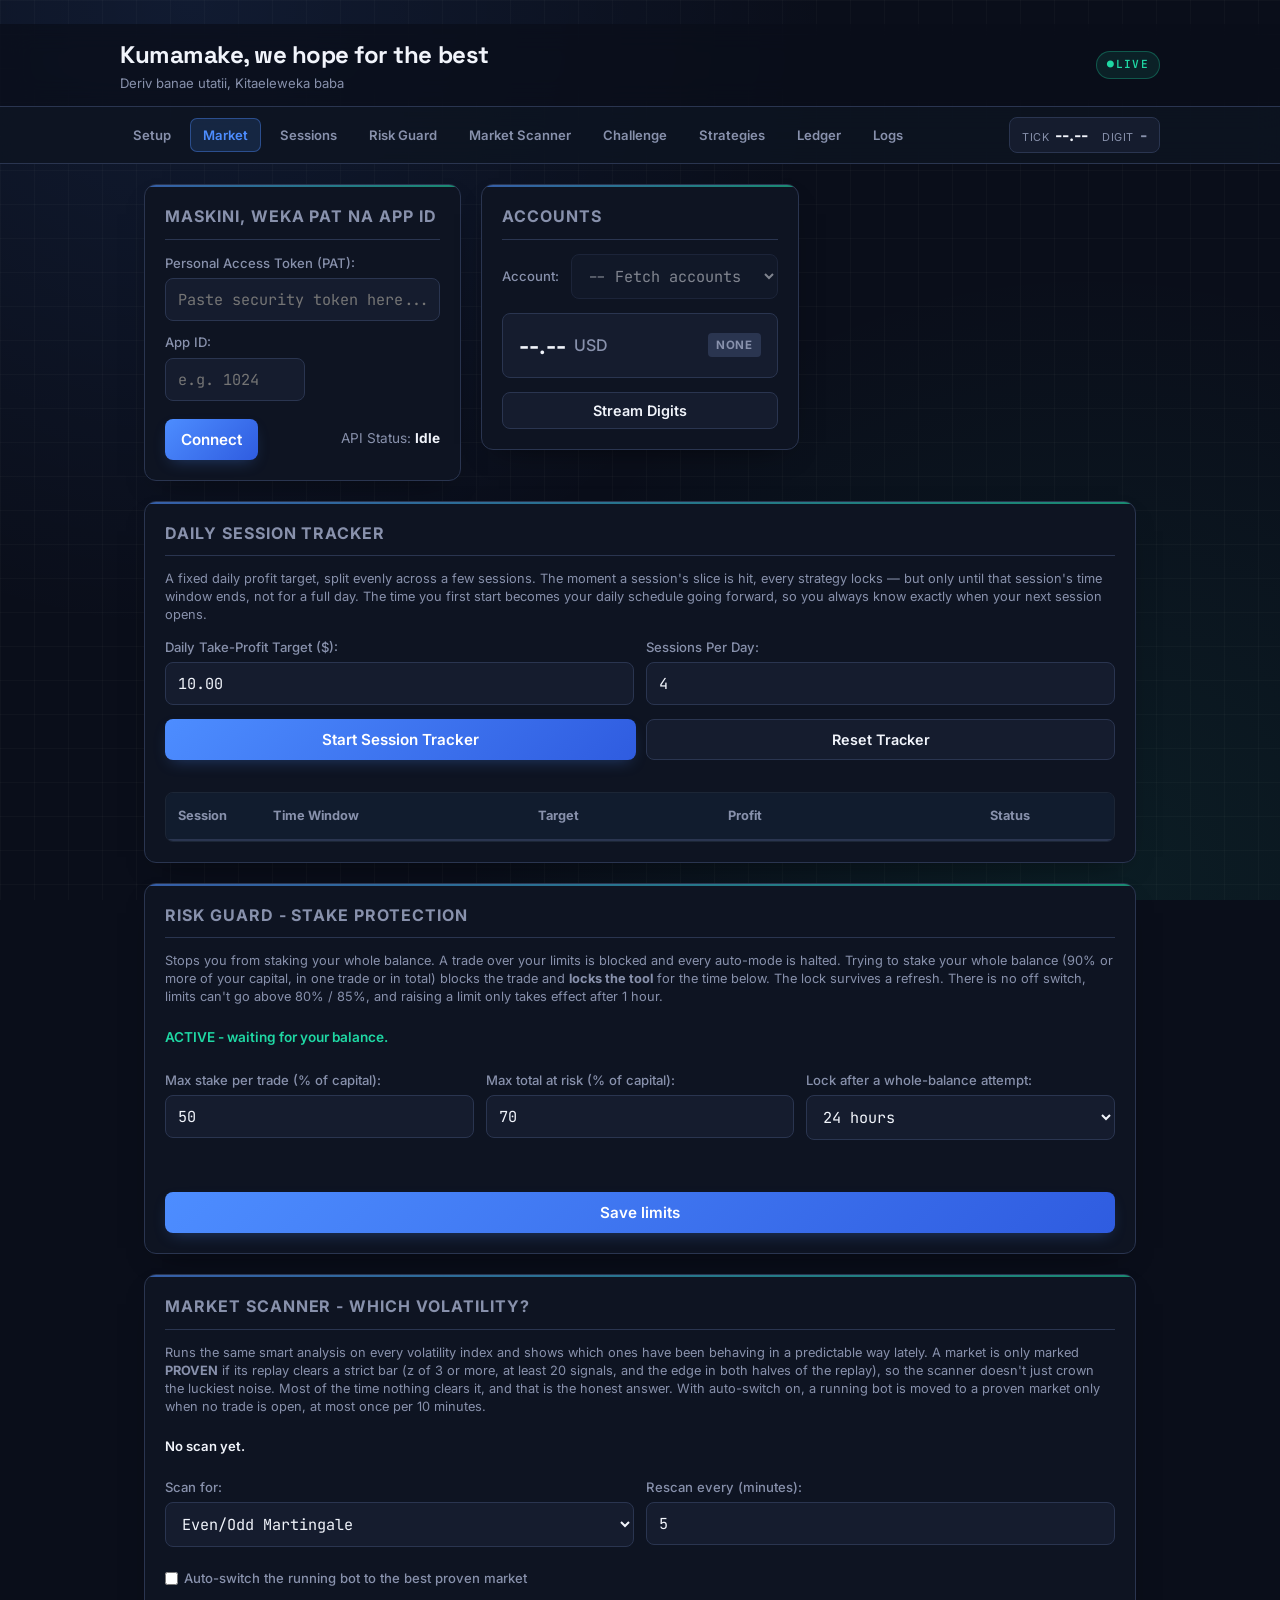
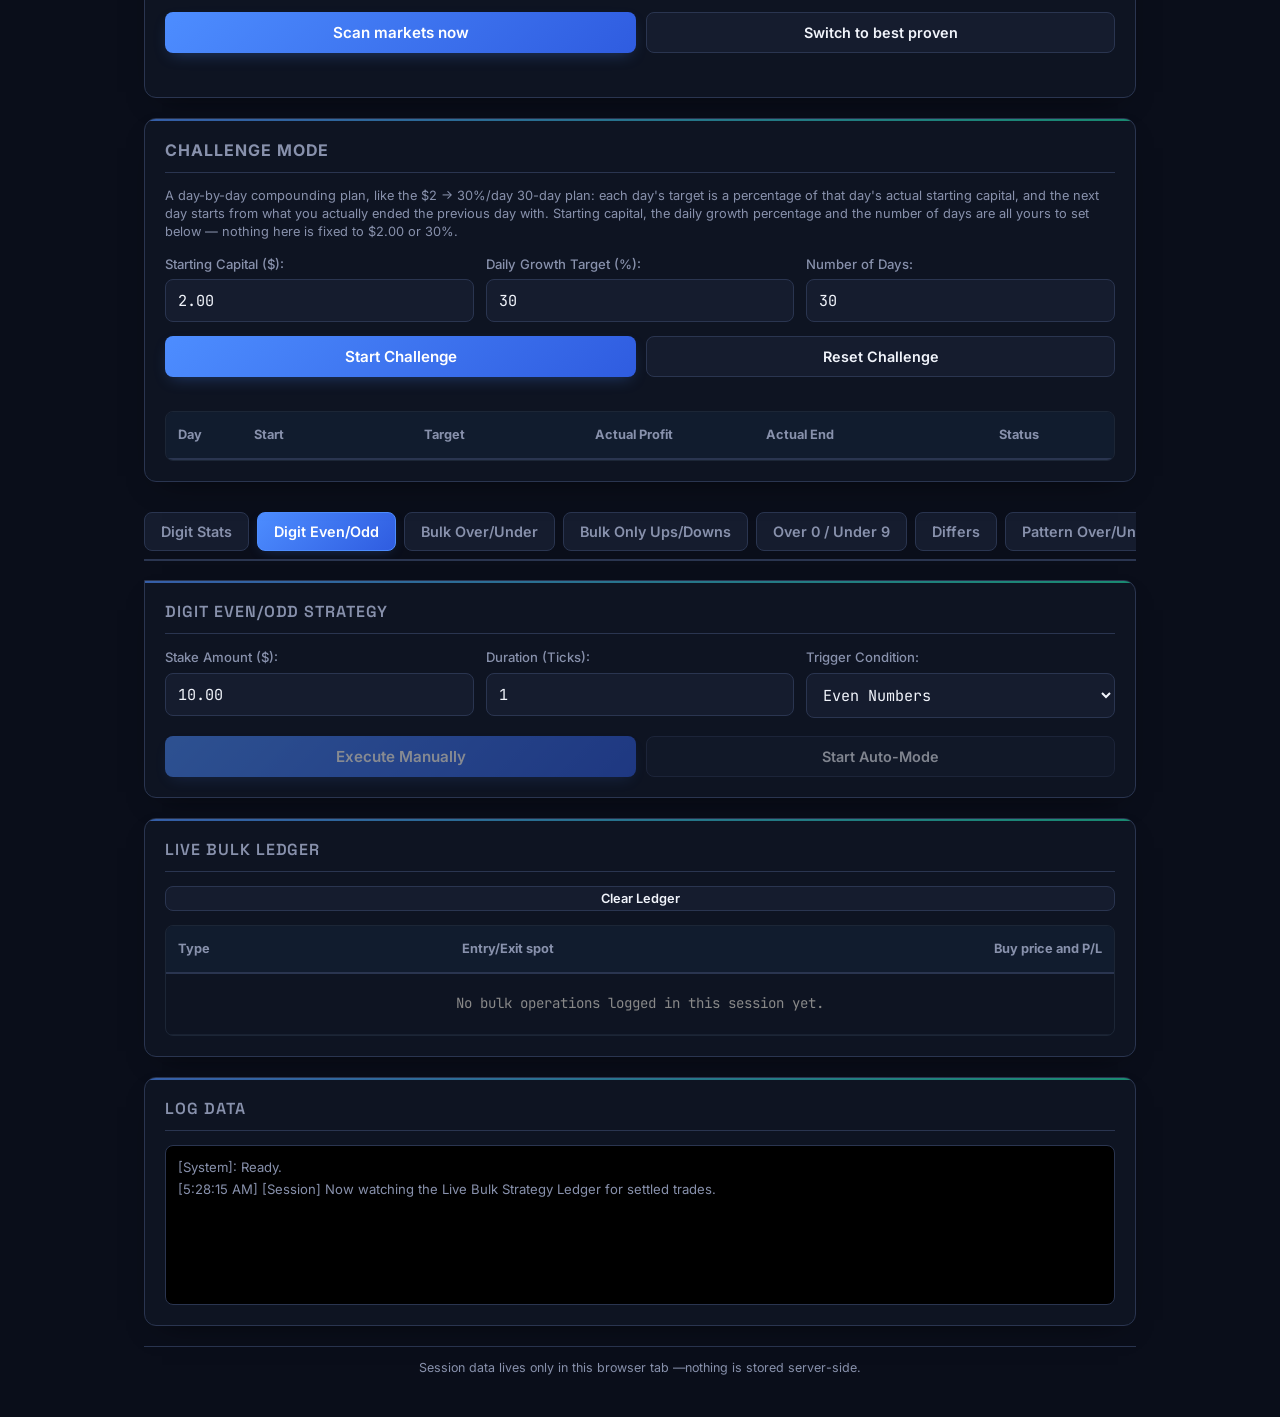
<file: index.html>
<!DOCTYPE html>
<html lang="en">

<head>
    <meta charset="UTF-8">
    <meta name="viewport" content="width=device-width, initial-scale=1.0">
    <title>WE, trade</title>
    <link rel="stylesheet" href="style.css">
</head>

<body>


    <div class="dashboard-container">

        <div class="app-topbar">
            <header>
                <h1>Kumamake, we hope for the best</h1>
                <p>Deriv banae utatii, Kitaeleweka baba</p>
            </header>
            <nav class="quick-nav">
                <div class="quick-nav-links">
                    <a href="#section-setup" class="quick-nav-link">Setup</a>
                    <a href="#section-market" class="quick-nav-link">Market</a>
                    <a href="#section-session" class="quick-nav-link">Sessions</a>
                    <a href="#section-riskguard" class="quick-nav-link">Risk Guard</a>
                    <a href="#section-scanner" class="quick-nav-link">Market Scanner</a>
                    <a href="#section-challenge" class="quick-nav-link">Challenge</a>
                    <a href="#section-strategies" class="quick-nav-link">Strategies</a>
                    <a href="#section-ledger" class="quick-nav-link">Ledger</a>
                    <a href="#section-logs" class="quick-nav-link">Logs</a>
                </div>
                <div class="quick-nav-ticker">
                    <span class="ticker-pair">
                        <span class="ticker-label">Tick</span>
                        <strong id="live-tick-value">--.--</strong>
                    </span>
                    <span class="ticker-pair">
                        <span class="ticker-label">Digit</span>
                        <strong id="live-digit-value" class="system-msg">-</strong>
                    </span>
                </div>
            </nav>
        </div>

        <!-- Credentials Panel -->
        <section class="card" id="section-setup">
            <h3><b>MASKINI, WEKA PAT NA APP ID</b></h3>
            <div class="form-row">
                <div class="form-group">
                    <label for="api-token">Personal Access Token (PAT):</label>
                    <input type="password" id="api-token" placeholder="Paste security token here...">
                </div>
                <div class="form-group" style="flex: 0 0 140px;">
                    <label for="app-id">App ID:</label>
                    <input type="text" id="app-id" placeholder="e.g. 1024">
                </div>
            </div>

            <div style="display: flex; justify-content: space-between; align-items: center; margin-top: 4px;">
                <button id="btn-fetch-accounts" class="btn-primary">Connect</button>
                <div style="font-size: 0.85rem; color: var(--text-secondary);">
                    API Status: <strong id="api-status" style="color: var(--text-primary);">Idle</strong>
                </div>
            </div>
        </section>
        <!-- tufetch accounts -->
        <section class="card" id="section-market">
            <h3><b>ACCOUNTS</b></h3>
            <div class="account-selection">
                <label for="account-dropdown">Account:</label>
                <select id="account-dropdown" disabled>
                    <option value="">-- Fetch accounts first --</option>
                </select>
            </div>

            <div class="balance-container-wrapper">
                <div class="balance-display">
                    <span id="active-balance">--.--</span>
                    <span id="active-currency">USD</span>
                    <div id="account-type-badge" class="badge">None</div>
                </div>

                <button id="btn-reset-balance" class="btn-secondary" style="display: none;">Reset Balance</button>
                <button id="btn-toggle-stream" class="btn-secondary" style="margin-top: 4px;"> Stream Digits
                    </button>

                <!-- deriv symbooo -->
                <div id="market-data-panel" style="display: none; margin-top: 12px; flex-direction: column; gap: 10px;">
                    <div class="form-group">
                        <label for="market-dropdown">Active Symbols:</label>
                        <select id="market-dropdown">
                            <option value="">-- Loading symbols... --</option>
                        </select>
                    </div>
                    <p style="font-size: 0.78rem; color: var(--text-secondary);">
                        Live tick &amp; last digit are pinned in the top bar &mdash; visible on every tab.
                    </p>
                </div>
            </div>
        </section>

        <!-- Daily Session Tracker -->
        <section class="card" id="section-session">
            <h3><b>DAILY SESSION TRACKER</b></h3>
            <p style="font-size: 0.8rem; color: var(--text-secondary);">
                A fixed daily profit target, split evenly across a few sessions. The moment a session's slice
                is hit, every strategy locks &mdash; but only until that session's time window ends, not for a
                full day. The time you first start becomes your daily schedule going forward, so you always
                know exactly when your next session opens.
            </p>

            <div class="form-row" id="session-setup-row">
                <div class="form-group">
                    <label for="session-daily-target">Daily Take-Profit Target ($):</label>
                    <input type="number" id="session-daily-target" value="10.00" min="0.50" step="0.50">
                </div>
                <div class="form-group">
                    <label for="session-count">Sessions Per Day:</label>
                    <input type="number" id="session-count" value="4" min="2" max="8" step="1">
                </div>
            </div>

            <div style="display: flex; gap: 10px;">
                <button id="btn-start-session" class="btn-primary" style="flex: 1;">Start Session Tracker</button>
                <button id="btn-reset-session" class="btn-secondary" style="flex: 1;">Reset Tracker</button>
            </div>

            <div id="session-status-banner" class="challenge-banner" style="display: none;"></div>

            <p id="session-schedule-note" style="font-size: 0.78rem; color: var(--text-secondary); margin-top: 4px;"></p>

            <div class="balance-display" id="session-progress-display"
                style="display: none; flex-direction: column; align-items: stretch; gap: 8px;">
                <div
                    style="display: flex; justify-content: space-between; flex-wrap: wrap; gap: 6px; font-size: 0.85rem; font-family: var(--font-body); color: var(--text-secondary); font-weight: 500;">
                    <span id="session-current-label" style="color: var(--text-primary);">Day 1 &middot; Session 1 of 4</span>
                    <span>Session P/L: <strong id="session-profit-label" style="color: var(--text-primary);">0.00</strong>
                        / <strong id="session-target-label" style="color: var(--text-primary);">0.00</strong> USD</span>
                </div>
                <div class="challenge-progress-track">
                    <div id="session-progress-fill" class="challenge-progress-fill"></div>
                </div>
            </div>

            <div class="table-container" style="max-height: 480px;">
                <table class="ledger-table challenge-table">
                    <thead>
                        <tr>
                            <th style="width: 10%;">Session</th>
                            <th style="width: 28%;">Time Window</th>
                            <th style="width: 20%;">Target</th>
                            <th style="width: 20%;">Profit</th>
                            <th style="width: 22%; text-align: center;">Status</th>
                        </tr>
                    </thead>
                    <tbody id="session-table-body">
                        <!-- populated dynamically by app.js -->
                    </tbody>
                </table>
            </div>
        </section>

        <!-- Compounding Challenge Mode -->
        <!-- Risk Guard: stake protection -->
        <section class="card" id="section-riskguard">
            <h3><b>RISK GUARD - STAKE PROTECTION</b></h3>
            <p style="font-size: 0.8rem; color: var(--text-secondary); margin-bottom: 8px;">
                Stops you from staking your whole balance. A trade over your limits is blocked and every auto-mode is halted.
                Trying to stake your whole balance (90% or more of your capital, in one trade or in total) blocks the trade and
                <strong>locks the tool</strong> for the time below. The lock survives a refresh. There is no off switch, limits can't
                go above 80% / 85%, and raising a limit only takes effect after 1 hour.
            </p>
            <div id="rg-status" style="font-size: 0.85rem; font-weight: 600; margin-bottom: 10px;">ACTIVE - waiting for your balance.</div>
            <div class="form-row">
                <div class="form-group"><label>Max stake per trade (% of capital):</label>
                    <input type="number" id="rg-max-trade" value="50" min="5" max="80" step="5"></div>
                <div class="form-group"><label>Max total at risk (% of capital):</label>
                    <input type="number" id="rg-max-exposure" value="70" min="5" max="85" step="5"></div>
                <div class="form-group"><label>Lock after a whole-balance attempt:</label>
                    <select id="rg-lock-hours">
                        <option value="1">1 hour</option><option value="6">6 hours</option><option value="12">12 hours</option>
                        <option value="24" selected>24 hours</option><option value="72">72 hours</option>
                    </select></div>
            </div>
            <p id="rg-pending" style="font-size: 0.75rem; color: var(--text-secondary); min-height: 1em; margin-top: 6px;"></p>
            <button id="btn-rg-save" class="btn-primary" style="margin-top: 6px; width: 100%;">Save limits</button>
        </section>

        <!-- Market Scanner -->
        <section class="card" id="section-scanner">
            <h3><b>MARKET SCANNER - WHICH VOLATILITY?</b></h3>
            <p style="font-size: 0.8rem; color: var(--text-secondary); margin-bottom: 8px;">
                Runs the same smart analysis on every volatility index and shows which ones have been behaving in a predictable way lately.
                A market is only marked <strong>PROVEN</strong> if its replay clears a strict bar (z of 3 or more, at least 20 signals, and the edge
                in both halves of the replay), so the scanner doesn't just crown the luckiest noise. Most of the time nothing clears it, and that is
                the honest answer. With auto-switch on, a running bot is moved to a proven market only when no trade is open, at most once per 10 minutes.
            </p>
            <div id="sc-status" style="font-size: 0.82rem; font-weight: 600; margin-bottom: 8px;">No scan yet.</div>
            <div class="form-row">
                <div class="form-group"><label>Scan for:</label>
                    <select id="sc-mode"><option value="EVENODD" selected>Even/Odd Martingale</option><option value="MAGIC">Magic Recovery (its current trade)</option></select></div>
                <div class="form-group"><label>Rescan every (minutes):</label>
                    <input type="number" id="sc-interval" value="5" min="2" max="60" step="1"></div>
            </div>
            <label style="display: flex; align-items: center; gap: 6px; font-size: 0.82rem; margin-top: 8px;">
                <input type="checkbox" id="sc-auto" style="width: auto;"> Auto-switch the running bot to the best proven market</label>
            <div style="display: flex; gap: 10px; margin-top: 10px;">
                <button id="btn-sc-scan" class="btn-primary" style="flex: 1;">Scan markets now</button>
                <button id="btn-sc-switch" class="btn-secondary" style="flex: 1;">Switch to best proven</button>
            </div>
            <div id="sc-results" style="margin-top: 10px; overflow-x: auto;"></div>
        </section>

        <section class="card" id="section-challenge">
            <h3><b>CHALLENGE MODE</b></h3>
            <p style="font-size: 0.8rem; color: var(--text-secondary);">
                A day-by-day compounding plan, like the $2 &rarr; 30%/day 30-day plan: each day's target is a
                percentage of that day's actual starting capital, and the next day starts from what you actually
                ended the previous day with. Starting capital, the daily growth percentage and the number of days
                are all yours to set below &mdash; nothing here is fixed to $2.00 or 30%.
            </p>

            <div class="form-row" id="challenge-setup-row">
                <div class="form-group">
                    <label for="challenge-starting-capital">Starting Capital ($):</label>
                    <input type="number" id="challenge-starting-capital" value="2.00" min="0.10" step="0.10">
                </div>
                <div class="form-group">
                    <label for="challenge-daily-pct">Daily Growth Target (%):</label>
                    <input type="number" id="challenge-daily-pct" value="30" min="1" max="200" step="1">
                </div>
                <div class="form-group">
                    <label for="challenge-days">Number of Days:</label>
                    <input type="number" id="challenge-days" value="30" min="1" max="365" step="1">
                </div>
            </div>

            <div style="display: flex; gap: 10px;">
                <button id="btn-start-challenge" class="btn-primary" style="flex: 1;">Start Challenge</button>
                <button id="btn-reset-challenge" class="btn-secondary" style="flex: 1;">Reset Challenge</button>
            </div>

            <div id="challenge-status-banner" class="challenge-banner" style="display: none;"></div>

            <div class="balance-display" id="challenge-progress-display"
                style="display: none; flex-direction: column; align-items: stretch; gap: 8px;">
                <div
                    style="display: flex; justify-content: space-between; flex-wrap: wrap; gap: 6px; font-size: 0.85rem; font-family: var(--font-body); color: var(--text-secondary); font-weight: 500;">
                    <span id="challenge-current-label" style="color: var(--text-primary);">Day 1 of 30</span>
                    <span>Day P/L: <strong id="challenge-profit-label" style="color: var(--text-primary);">0.00</strong>
                        / <strong id="challenge-target-label" style="color: var(--text-primary);">0.00</strong> USD</span>
                </div>
                <div class="challenge-progress-track">
                    <div id="challenge-progress-fill" class="challenge-progress-fill"></div>
                </div>
            </div>

            <div style="display: flex; justify-content: flex-end; margin-top: 6px;">
                <button id="btn-toggle-challenge-table" class="btn-secondary" style="padding: 6px 14px; font-size: 0.8rem;">View All Days</button>
            </div>

            <div class="table-container" style="max-height: 480px;">
                <table class="ledger-table challenge-table">
                    <thead>
                        <tr>
                            <th style="width: 8%;">Day</th>
                            <th style="width: 18%;">Start</th>
                            <th style="width: 18%;">Target</th>
                            <th style="width: 18%;">Actual Profit</th>
                            <th style="width: 18%;">Actual End</th>
                            <th style="width: 20%; text-align: center;">Status</th>
                        </tr>
                    </thead>
                    <tbody id="challenge-table-body">
                        <!-- populated dynamically by app.js -->
                    </tbody>
                </table>
            </div>
        </section>

        <!--Strategy Tabs Navigation -->
        <div class="tabs-navigation" id="section-strategies">
            <button class="tab-btn" data-target="tab-digit-stats">Digit Stats</button>
            <button class="tab-btn active" data-target="tab-even-odd">Digit Even/Odd</button>
            <button class="tab-btn" data-target="tab-bulk-ou">Bulk Over/Under</button>
            <button class="tab-btn" data-target="tab-bulk-oud">Bulk Only Ups/Downs</button>
            <button class="tab-btn" data-target="tab-bulk-eo">Over 0 / Under 9</button>
            <button class="tab-btn" data-target="tab-bulk-tn">Differs</button>
            <button class="tab-btn" data-target="tab-pattern-ou">Pattern Over/Under</button>
            <button class="tab-btn" data-target="tab-pattern-o1u8">Over 1 / Under 8</button>
            <button class="tab-btn" data-target="tab-rise-fall">Rise/Fall Signal</button>
            <button class="tab-btn" data-target="tab-bulk-rf">Bulk Rise/Fall</button>
            <button class="tab-btn" data-target="tab-hedging">Hedging Tool</button>
            <button class="tab-btn" data-target="tab-run-flip">Counter-Trend Runs</button>
            <button class="tab-btn" data-target="tab-parity-beast">Even/Odd Martingale</button>
            <button class="tab-btn" data-target="tab-sentinel">Sentinel (Flat Differs)</button>
            <button class="tab-btn" data-target="tab-under-edge">Under Edge (Under Only)</button>
            <button class="tab-btn" data-target="tab-magic">Magic Recovery</button>
        </div>

        <div class="focus-bar" id="focus-bar" style="display: none;">
            <span class="system-msg">Focus mode: showing this strategy + the ledger only.</span>
            <button id="btn-exit-focus" class="btn-secondary">Show Full Dashboard</button>
        </div>

       <!-- STRATEGY 3:-->
<section class="card tab-content" id="tab-bulk-eo">
    <h3>Over 0 / Under 9</h3>
    <p style="font-size: 0.8rem; color: var(--text-secondary); margin-bottom: 8px;">
        Pick a side, hit start - it arms and fires continuously on that side, the same way Bulk Over 2 does. The moment each trade settles, it immediately fires the next one with the freshly compounded stake. Stake = previous stake + that trade's profit/loss, floored at your base stake so a loss can't zero it out, and capped at a multiple of base stake for safety. Runs non-stop until your Strategy Take-Profit or Max Runs is hit, or you stop it.
    </p>
    <div class="form-row">
        <div class="form-group">
            <label>Side:</label>
            <select id="edge-side-select">
                <option value="OVER0">Over 0</option>
                <option value="UNDER9">Under 9</option>
            </select>
        </div>
        <div class="form-group">
            <label>Base Stake:</label>
            <input type="number" id="trade-stake-edge" value="5.00" min="0.50" step="0.50">
        </div>
        <div class="form-group">
            <label>Duration (Ticks):</label>
            <input type="number" id="trade-duration-edge" value="1" min="1" max="10">
        </div>
    </div>
    <div class="form-row" style="margin-top: 10px;">
        <div class="form-group">
            <label>Strategy Take-Profit ($):</label>
            <input type="number" id="take-profit-edge" value="10.00" min="0" step="0.50"
                title="Strategy stops itself once cumulative session profit reaches this amount">
        </div>
        <div class="form-group">
            <label>Max Stake Multiplier:</label>
            <input type="number" id="max-multiplier-edge" value="5" min="1" step="1"
                title="If the compounded stake would exceed Base Stake x this number, it resets back to Base Stake">
        </div>
    </div>
    <div class="form-row" style="margin-top: 10px;">
        <div class="form-group">
            <label>Max Runs:</label>
            <input type="number" id="max-runs-edge" value="50" min="1" step="1"
                title="Strategy stops itself once this many trades have been fired, even if Take-Profit hasn't been hit">
        </div>
    </div>
    <div id="edge-status-box" style="margin-top: 10px; padding: 10px 12px; border-radius: 8px; border: 1px solid var(--border-color); background: var(--bg-surface); font-size: 0.82rem; color: var(--text-secondary);">
        <strong>Status:</strong> <span id="edge-status-text">Idle</span>
    </div>
    <div style="display: flex; gap: 10px; margin-top: 14px;">
        <button id="btn-toggle-edge-rotation" class="btn-primary" style="background-color: var(--accent-green); flex: 1;">Start
            Over 0/Under 9</button>
    </div>
</section>
<section class="card tab-content" id="tab-bulk-tn">
    <h3>Differs Execution</h3>
    <p style="font-size: 0.8rem; color: var(--text-secondary); margin-bottom: 8px;">
        Fires a Differs contract on this tick for the digit selected below.
    </p>
    <div class="form-row">
        <div class="form-group">
            <label>Stake (Per Trade):</label>
            <input type="number" id="trade-stake-tn" value="5.00" min="0.50" step="0.50">
        </div>
        <div class="form-group">
            <label>Duration (Ticks):</label>
            <input type="number" id="trade-duration-tn" value="1" min="1" max="10">
        </div>
        <div class="form-group">
            <label>Digit (0-9):</label>
            <input type="number" id="trade-digit-tn" value="5" min="0" max="9">
        </div>
    </div>
    <div class="form-row" style="margin-top: 10px;">
        <div class="form-group" style="flex-direction: row; align-items: center; gap: 8px;">
            <input type="checkbox" id="auto-predict-tn" style="width: auto;">
            <label for="auto-predict-tn" style="margin: 0;">Auto-Predict Digit (Hot digit, last 20 ticks)</label>
        </div>
        <div class="form-group">
            <label>Currently Predicted:</label>
            <input type="text" id="predicted-digit-tn-display" value="--" readonly disabled>
        </div>
    </div>
    <div class="form-row" style="margin-top: 10px;">
        <div class="form-group" style="flex-direction: row; align-items: center; gap: 8px;">
            <input type="checkbox" id="rotate-digits-tn" style="width: auto;">
            <label for="rotate-digits-tn" style="margin: 0;">Rotate Digit Each Cycle (0 &rarr; 9 &rarr; 1 &rarr; 8 &rarr; 2 &rarr; 7 &rarr; 3 &rarr; 6 &rarr; 4 &rarr; 5, repeat)</label>
        </div>
        <div class="form-group">
            <label>Next Digit:</label>
            <input type="text" id="rotate-digit-tn-display" value="0" readonly disabled>
        </div>
    </div>
    <p style="font-size: 0.78rem; color: var(--text-secondary); margin-top: 2px;">
        When on, every fire (manual or auto) uses the next digit in the rotation instead of the fixed Digit field
        above &mdash; spreading trades across all 10 digits instead of hammering one. Overrides Auto-Predict when
        both are checked.
    </p>
    <div class="form-row" style="margin-top: 10px;">
        <div class="form-group">
            <label>Contracts Per Tick (Max Trades Cap):</label>
            <input type="number" id="max-trades-tn" value="10" min="1" max="100"
                title="How many Differ contracts to fire on the same tick each time it buys (e.g. 5 = 5 Differ contracts at once)">
        </div>
    </div>
    <div style="display: flex; gap: 10px; margin-top: 14px;">
        <button id="btn-buy-tn" class="btn-primary" style="background-color: var(--accent-green); flex: 1;">Buy
            Differ Manually</button>
        <button id="btn-toggle-auto-tn" class="btn-secondary" style="flex: 1;">Auto Bulk Mode</button>
    </div>

    <div class="form-row" style="margin-top: 10px;">
        <div class="form-group" style="flex-direction: row; align-items: center; gap: 8px;">
            <input type="checkbox" id="loop-until-target-tn" style="width: auto;">
            <label for="loop-until-target-tn" style="margin: 0;">Keep trading until session target is hit</label>
        </div>
    </div>
    <p style="font-size: 0.78rem; color: var(--text-secondary); margin-top: 2px;">
        When on, Auto Bulk Mode won't stop after one batch &mdash; it keeps re-firing on its own until your
        Session Tracker's daily take-profit target is reached (or you stop it manually). Requires the Session
        Tracker to be running.
    </p>
    <div class="balance-display" id="tn-loop-status" style="display: none; padding: 10px 12px; font-size: 0.85rem; justify-content: space-between; margin-top: 6px;">
        <span>Cycles Fired: <strong id="tn-loop-cycle-count">0</strong></span>
        <span>Status: <strong id="tn-loop-status-text" class="system-msg">Running</strong></span>
    </div>
</section>
        <!-- TAB: Last digit statistics (Deriv-style percentages for the selected market) -->
        <section class="card tab-content" id="tab-digit-stats" style="flex-direction: column;">
            <h3>Last Digit Statistics</h3>
            <p style="font-size: 0.8rem; color: var(--text-secondary); margin-bottom: 8px;">
                The same percentages Deriv shows under "Last digit prediction", for whichever market is selected
                above. Green is the most frequent digit, red the least frequent, and the white box is the latest digit.
            </p>
                    <div id="digit-stats-panel" class="digit-stats-panel">
                        <div class="digit-stats-head">
                            <span class="digit-stats-title">Last digit statistics</span>
                            <select id="digit-stats-size" title="How many of the latest ticks the percentages are counted over (Deriv's default is 1000)">
                                <option value="100">100 ticks</option>
                                <option value="500">500 ticks</option>
                                <option value="1000" selected>1000 ticks</option>
                                <option value="5000">5000 ticks</option>
                            </select>
                        </div>
                        <div class="digit-stats-grid" id="digit-stats-grid"></div>
                        <div class="digit-stats-foot" id="digit-stats-foot">Waiting for ticks&hellip;</div>
                    </div>
        </section>

        <section class="card tab-content active" id="tab-even-odd">
            <h3>Digit Even/Odd Strategy</h3>
            <div class="form-row">
                <div class="form-group">
                    <label>Stake Amount ($):</label>
                    <input type="number" id="trade-stake-eo" value="10.00" min="0.50" step="0.50">
                </div>
                <div class="form-group">
                    <label>Duration (Ticks):</label>
                    <input type="number" id="trade-duration-eo" value="1" min="1" max="10">
                </div>
                <div class="form-group">
                    <label>Trigger Condition:</label>
                    <select id="strategy-mode-eo">
                        <option value="DIGITEVEN">Even Numbers</option>
                        <option value="DIGITODD">Odd Numbers</option>
                    </select>
                </div>
            </div>
            <div style="display: flex; gap: 10px; margin-top: 4px;">
                <button id="btn-buy-eo" class="btn-primary" style="background-color: var(--accent-green); flex: 1;"
                    disabled>Execute Manually</button>
                <button id="btn-toggle-auto-eo" class="btn-secondary" style="flex: 1;" disabled>Start Auto-Mode</button>
            </div>
        </section>
        <!-- STRATEGY 5 -->
        <section class="card tab-content" id="tab-pattern-ou">
            <h3>Pattern Over/Under</h3>
            <p style="font-size: 0.8rem; color: var(--text-secondary); margin-bottom: 8px;">
                Watches the latest ticks. If the Over 2 trigger digits (2,0 by default; any number of digits works) land back-to-back (in the order typed or reversed), it fires an
                Over 2 contract. If the Under 7 trigger digits (7,9 by default) land back-to-back (in the order typed or reversed), it fires an Under 7 contract. Both triggers can be changed below at any time.
                One button drives both directions automatically &mdash; no manual side selection needed.
                <strong>Each pattern fires a burst of trades back-to-back:</strong> the Over/Under, then <strong>Differs runs on that same barrier digit</strong> (2 by default, set below), each sent the instant the
                previous trade settles and with the stake compounded (previous stake + its profit, never below your base stake).
                <strong>If any trade loses</strong>, the burst stops and an <strong>Even/Odd martingale recovery</strong> takes over: it waits for a strike
                (the chosen number of even or odd digits in a row) and trades the opposite, with the stake multiplied. A win ends it;
                at most 2 recovery trades are made, then the normal pattern watching resumes.
                Otherwise it stops after the burst and waits for the next pattern. Max Trades counts every trade (with the default 2 Differs runs, that is 3 per pattern).
            </p>
            <div class="form-row">
                <div class="form-group">
                    <label>Stake ($):</label>
                    <input type="number" id="trade-stake-pou" value="5.00" min="0.50" step="0.50">
                </div>
                <div class="form-group">
                    <label>Duration (Ticks):</label>
                    <input type="number" id="trade-duration-pou" value="1" min="1" max="10">
                </div>
                <div class="form-group">
                    <label>Max Trades Run Cap:</label>
                    <input type="number" id="max-trades-pou" value="10" min="1" max="100"
                        title="Total cumulative trades to run before auto-stopping">
                </div>
                <div class="form-group">
                    <label>Differs Runs After Trigger:</label>
                    <input type="number" id="differs-runs-pou" value="2" min="1" max="5" step="1"
                        title="After the Over/Under trade settles, this many Differs trades (on the same barrier digit) fire back-to-back, each on the very next tick">
                </div>
            </div>
            <div class="form-row">
                <div class="form-group">
                    <label>Differs Digit (blank = barrier digit):</label>
                    <input type="number" id="differs-digit-pou" min="0" max="9" step="1" placeholder="auto"
                        title="Optional. Pick the digit (0-9) to trade Differs on. Each Differs run waits until that digit is touched (prints) on the tick stream, then buys immediately so it enters on the very next tick. Leave blank to fire straight away on the pattern's barrier digit.">
                </div>
            </div>
            <div class="form-row">
                <div class="form-group">
                    <label>Even/Odd Recovery After Loss:</label>
                    <select id="rec-on-pou" title="After a lost trade the burst stops and an Even/Odd martingale takes over for up to 2 trades, then the normal pattern resumes">
                        <option value="on" selected>On</option>
                        <option value="off">Off (finish the burst)</option>
                    </select>
                </div>
                <div class="form-group">
                    <label>Strike (same-parity digits):</label>
                    <input type="number" id="rec-strike-pou" value="3" min="2" max="8" step="1"
                        title="Recovery waits for this many even (or odd) digits in a row, then trades the opposite">
                </div>
                <div class="form-group">
                    <label>Martingale &times;:</label>
                    <input type="number" id="rec-mult-pou" value="2.1" min="1.1" max="5" step="0.1"
                        title="Each recovery trade's stake = the previous (losing) stake times this">
                </div>
                <div class="form-group">
                    <label>Max Recovery Stake ($):</label>
                    <input type="number" id="rec-cap-pou" value="50" min="1" step="1"
                        title="A recovery stake is never allowed above this">
                </div>
            </div>

                        <div class="form-row">
                <div class="form-group">
                    <label>Over 2 trigger (any number of digits):</label>
                    <input type="text" id="trigger-pou-over" value="2,0" maxlength="20" autocomplete="off"
                        title="1 to 8 digits that must land back-to-back to fire Over 2, in the order typed or reversed (e.g. 2 = just a 2; 2,0 = 2 then 0 or 0 then 2; 2,0,5 = 2,0,5 or 5,0,2). Editable any time, even while running.">
                </div>
                <div class="form-group">
                    <label>Under 7 trigger (any number of digits):</label>
                    <input type="text" id="trigger-pou-under" value="7,9" maxlength="20" autocomplete="off"
                        title="1 to 8 digits that must land back-to-back to fire Under 7, in the order typed or reversed (e.g. 7 = just a 7; 7,9 = 7 then 9 or 9 then 7; 7,9,3 = 7,9,3 or 3,9,7). Editable any time, even while running.">
                </div>
            </div>

<div class="balance-display" style="padding: 12px; font-size: 0.9rem; justify-content: space-between;">
                <span>Watching digits: <strong id="pattern-digit-history">-- --</strong></span>
                <span>Last Match: <strong id="pattern-last-match" class="system-msg">None</strong></span>
            </div>

            <div style="display: flex; gap: 10px; margin-top: 4px;">
                <button id="btn-toggle-auto-pou" class="btn-secondary" style="flex: 1;" disabled>Pattern auto
                    detector</button>
            </div>
        </section>

        <!-- STRATEGY 7: Pattern Over 1 / Under 8 -->
        <section class="card tab-content" id="tab-pattern-o1u8">
            <h3>Pattern Over 1 / Under 8</h3>
            <p style="font-size: 0.8rem; color: var(--text-secondary); margin-bottom: 8px;">
                Watches the last two ticks. If the same digit lands twice in a row and it is one of the Over 1 trigger digits (0 or 1 by default), it fires an
                Over 1 contract. If it is one of the Under 8 trigger digits (8 or 9 by default), it fires an Under 8
                contract. One button drives both directions automatically &mdash; no manual side selection needed.
                <strong>Each pattern fires a burst of trades back-to-back:</strong> the Over/Under, then <strong>Differs runs on that same barrier digit</strong> (2 by default, set below), each sent the instant the
                previous trade settles and with the stake compounded (previous stake + its profit, never below your base stake).
                <strong>If any trade loses</strong>, the burst stops and an <strong>Even/Odd martingale recovery</strong> takes over: it waits for a strike
                (the chosen number of even or odd digits in a row) and trades the opposite, with the stake multiplied. A win ends it;
                at most 2 recovery trades are made, then the normal pattern watching resumes.
                Otherwise it stops after the burst and waits for the next pattern. Max Trades counts every trade (with the default 2 Differs runs, that is 3 per pattern).
            </p>
            <div class="form-row">
                <div class="form-group">
                    <label>Stake ($):</label>
                    <input type="number" id="trade-stake-po18" value="5.00" min="0.50" step="0.50">
                </div>
                <div class="form-group">
                    <label>Duration (Ticks):</label>
                    <input type="number" id="trade-duration-po18" value="1" min="1" max="10">
                </div>
                <div class="form-group">
                    <label>Max Trades Run Cap:</label>
                    <input type="number" id="max-trades-po18" value="10" min="1" max="100"
                        title="Total cumulative trades to run before auto-stopping">
                </div>
                <div class="form-group">
                    <label>Differs Runs After Trigger:</label>
                    <input type="number" id="differs-runs-po18" value="2" min="1" max="5" step="1"
                        title="After the Over/Under trade settles, this many Differs trades (on the same barrier digit) fire back-to-back, each on the very next tick">
                </div>
            </div>
            <div class="form-row">
                <div class="form-group">
                    <label>Even/Odd Recovery After Loss:</label>
                    <select id="rec-on-po18" title="After a lost trade the burst stops and an Even/Odd martingale takes over for up to 2 trades, then the normal pattern resumes">
                        <option value="on" selected>On</option>
                        <option value="off">Off (finish the burst)</option>
                    </select>
                </div>
                <div class="form-group">
                    <label>Strike (same-parity digits):</label>
                    <input type="number" id="rec-strike-po18" value="3" min="2" max="8" step="1"
                        title="Recovery waits for this many even (or odd) digits in a row, then trades the opposite">
                </div>
                <div class="form-group">
                    <label>Martingale &times;:</label>
                    <input type="number" id="rec-mult-po18" value="2.1" min="1.1" max="5" step="0.1"
                        title="Each recovery trade's stake = the previous (losing) stake times this">
                </div>
                <div class="form-group">
                    <label>Max Recovery Stake ($):</label>
                    <input type="number" id="rec-cap-po18" value="50" min="1" step="1"
                        title="A recovery stake is never allowed above this">
                </div>
            </div>

                        <div class="form-row">
                <div class="form-group">
                    <label>Over 1 trigger (digits repeated twice):</label>
                    <input type="text" id="trigger-po18-over" value="0,1" maxlength="20" autocomplete="off"
                        title="Digits that, when the SAME digit lands twice in a row, fire Over 1 (e.g. 0,1 = 0,0 or 1,1). Editable any time, even while running.">
                </div>
                <div class="form-group">
                    <label>Under 8 trigger (digits repeated twice):</label>
                    <input type="text" id="trigger-po18-under" value="8,9" maxlength="20" autocomplete="off"
                        title="Digits that, when the SAME digit lands twice in a row, fire Under 8 (e.g. 8,9 = 8,8 or 9,9). Editable any time, even while running.">
                </div>
            </div>

<div class="balance-display" style="padding: 12px; font-size: 0.9rem; justify-content: space-between;">
                <span>Watching digits: <strong id="po18-digit-history">-- --</strong></span>
                <span>Last Match: <strong id="po18-last-match" class="system-msg">None</strong></span>
            </div>

            <div style="display: flex; gap: 10px; margin-top: 4px;">
                <button id="btn-toggle-auto-po18" class="btn-secondary" style="flex: 1;" disabled>Start Over 1 / Under 8
                    Auto-Mode</button>
            </div>
        </section>

        <!-- STRATEGY: Sentinel (flat-stake Differs + edge audit) -->
        <section class="card tab-content" id="tab-sentinel">
            <h3>Sentinel &mdash; Flat-Stake Differs with an Edge Audit</h3>
            <p style="font-size: 0.8rem; color: var(--text-secondary); margin-bottom: 8px;">
                The strategy I would run myself. Synthetic indices are random, so no pattern can beat them; every contract carries a small built-in cost, and
                <strong>Digit Differs is the cheapest one</strong> (about 90% win chance, around 1.4% expected cost per dollar staked, versus roughly 2.5% on Rise/Fall).
                So Sentinel is about <strong>damage control, not prediction</strong>: it trades Differs on the digit that just printed (bought the instant it prints, so it enters on the very next tick),
                with a <strong>flat stake &mdash; no martingale, no compounding</strong>, a minimum gap between trades, an automatic pause after a losing streak,
                and hard run limits (stop loss, take profit, max trades). The <strong>Edge Audit</strong> below compares your real win rate with the break-even win rate implied by the actual payouts,
                with a 95% confidence range, so the numbers (not hope) tell you whether to keep going. Expect it to hover slightly below break-even; its job is to keep losses small and slow.
            </p>
            <div class="form-row">
                <div class="form-group">
                    <label>Stake ($):</label>
                    <input type="number" id="sen-stake" value="1.00" min="0.50" step="0.50">
                </div>
                <div class="form-group">
                    <label>Duration (Ticks):</label>
                    <input type="number" id="sen-duration" value="1" min="1" max="10">
                </div>
                <div class="form-group">
                    <label>Min Ticks Between Trades:</label>
                    <input type="number" id="sen-gap" value="5" min="1" max="200"
                        title="Pacing: after a trade is placed, wait at least this many ticks before the next one">
                </div>
                <div class="form-group">
                    <label>Max Trades:</label>
                    <input type="number" id="sen-max" value="50" min="1" max="1000">
                </div>
            </div>
            <div class="form-row">
                <div class="form-group">
                    <label>Pause After Losses In A Row:</label>
                    <input type="number" id="sen-streak" value="2" min="1" max="10"
                        title="After this many consecutive losses the strategy pauses (no new trades)">
                </div>
                <div class="form-group">
                    <label>Pause Length (Ticks):</label>
                    <input type="number" id="sen-pause" value="30" min="1" max="1000">
                </div>
                <div class="form-group">
                    <label>Run Stop Loss ($):</label>
                    <input type="number" id="sen-sl" value="10" min="1" step="1"
                        title="Stops the strategy when this run's net result falls to minus this amount">
                </div>
                <div class="form-group">
                    <label>Run Take Profit ($):</label>
                    <input type="number" id="sen-tp" value="5" min="1" step="1"
                        title="Stops the strategy when this run's net result reaches plus this amount">
                </div>
            </div>

            <div class="balance-display" style="padding: 12px; font-size: 0.9rem; justify-content: space-between; flex-wrap: wrap; gap: 6px;">
                <span>Status: <strong id="sen-status" class="system-msg">Idle</strong></span>
                <span>Run P/L: <strong id="sen-net">$0.00</strong></span>
                <span>Trades: <strong id="sen-trades">0</strong> (<span id="sen-wl">0W / 0L</span>)</span>
            </div>
            <div class="balance-display" style="padding: 12px; font-size: 0.85rem; justify-content: space-between; flex-wrap: wrap; gap: 6px;">
                <span>Win rate: <strong id="sen-winrate">--</strong></span>
                <span>95% range: <strong id="sen-range">--</strong></span>
                <span>Break-even: <strong id="sen-breakeven">--</strong></span>
                <span>Edge: <strong id="sen-edge">--</strong></span>
            </div>
            <div style="font-size: 0.8rem; color: var(--text-secondary); margin: 4px 0 8px 0;">
                Edge Audit verdict: <strong id="sen-verdict">Collecting data...</strong>
            </div>

            <div style="display: flex; gap: 10px; margin-top: 4px;">
                <button id="btn-toggle-sentinel" class="btn-secondary" style="flex: 1;" disabled>Start Sentinel</button>
            </div>
        </section>

        <!-- STRATEGY: Under Edge (Under-only specialist with live payout comparison + edge audit) -->
        <section class="card tab-content" id="tab-under-edge">
            <h3>Under Edge &mdash; Under-Only, Cheapest Contract First</h3>
            <p style="font-size: 0.8rem; color: var(--text-secondary); margin-bottom: 8px;">
                Trades <strong>only Digit Under</strong>. Every Under barrier (1 to 9) has a different win chance (Under 9 wins on 90% of ticks, Under 5 on 50%) and Deriv prices each one a little differently,
                so which one is cheapest is a measurable fact, not a feeling. <strong>Compare Payouts</strong> asks Deriv for a live quote on all nine, works out the expected result per dollar staked,
                and highlights the cheapest. <strong>Auto</strong> picks the cheapest of Under 5 to 9 (win chance of 50% or more, so the swings stay manageable) when you start.
                Like Sentinel it uses a <strong>flat stake with no martingale</strong>, a pacing gap, a pause after a losing streak, and hard run limits, and the <strong>Edge Audit</strong> compares your real win rate with the break-even win rate.
                No entry rule can change the odds on a random digit: <em>Pace only</em> simply trades every few ticks, and the optional <em>after high digits</em> trigger is a timing preference, not an edge.
            </p>
            <div class="form-row">
                <div class="form-group">
                    <label>Under Barrier:</label>
                    <select id="ue-barrier" title="Auto = the cheapest of Under 5-9 from a live quote taken when you press Start">
                        <option value="auto" selected>Auto (cheapest of 5-9)</option>
                        <option value="9">Under 9 (90% win)</option>
                        <option value="8">Under 8 (80% win)</option>
                        <option value="7">Under 7 (70% win)</option>
                        <option value="6">Under 6 (60% win)</option>
                        <option value="5">Under 5 (50% win)</option>
                        <option value="4">Under 4 (40% win)</option>
                        <option value="3">Under 3 (30% win)</option>
                        <option value="2">Under 2 (20% win)</option>
                        <option value="1">Under 1 (10% win)</option>
                    </select>
                </div>
                <div class="form-group">
                    <label>Entry:</label>
                    <select id="ue-entry" title="Pace only: trade whenever the gap has passed. After high digits: also wait for this many digits in a row that are at or above the barrier (the digits that would lose). A timing preference only.">
                        <option value="pace" selected>Pace only (every few ticks)</option>
                        <option value="high">After high digits in a row</option>
                    </select>
                </div>
                <div class="form-group">
                    <label>High digits in a row:</label>
                    <input type="number" id="ue-highrun" value="2" min="1" max="8"
                        title="Only used by the 'after high digits' entry">
                </div>
            </div>
            <div class="form-row">
                <div class="form-group">
                    <label>Stake ($):</label>
                    <input type="number" id="ue-stake" value="1.00" min="0.50" step="0.50">
                </div>
                <div class="form-group">
                    <label>Duration (Ticks):</label>
                    <input type="number" id="ue-duration" value="1" min="1" max="10">
                </div>
                <div class="form-group">
                    <label>Min Ticks Between Trades:</label>
                    <input type="number" id="ue-gap" value="5" min="1" max="200">
                </div>
                <div class="form-group">
                    <label>Max Trades:</label>
                    <input type="number" id="ue-max" value="50" min="1" max="1000">
                </div>
            </div>
            <div class="form-row">
                <div class="form-group">
                    <label>Pause After Losses In A Row:</label>
                    <input type="number" id="ue-streak" value="2" min="1" max="10">
                </div>
                <div class="form-group">
                    <label>Pause Length (Ticks):</label>
                    <input type="number" id="ue-pause" value="30" min="1" max="1000">
                </div>
                <div class="form-group">
                    <label>Run Stop Loss ($):</label>
                    <input type="number" id="ue-sl" value="10" min="1" step="1">
                </div>
                <div class="form-group">
                    <label>Run Take Profit ($):</label>
                    <input type="number" id="ue-tp" value="5" min="1" step="1">
                </div>
            </div>

            <div style="display: flex; gap: 10px; margin: 4px 0 8px 0;">
                <button id="btn-ue-compare" class="btn-secondary" style="flex: 1;" disabled>Compare Payouts (live quotes)</button>
            </div>
            <div id="ue-quotes" style="font-size: 0.8rem; color: var(--text-secondary); margin-bottom: 8px;">No quotes yet &mdash; press Compare Payouts.</div>

            <div class="balance-display" style="padding: 12px; font-size: 0.9rem; justify-content: space-between; flex-wrap: wrap; gap: 6px;">
                <span>Status: <strong id="ue-status" class="system-msg">Idle</strong></span>
                <span>Contract: <strong id="ue-contract">--</strong></span>
                <span>Run P/L: <strong id="ue-net">$0.00</strong></span>
                <span>Trades: <strong id="ue-trades">0</strong> (<span id="ue-wl">0W / 0L</span>)</span>
            </div>
            <div class="balance-display" style="padding: 12px; font-size: 0.85rem; justify-content: space-between; flex-wrap: wrap; gap: 6px;">
                <span>Win rate: <strong id="ue-winrate">--</strong></span>
                <span>95% range: <strong id="ue-range">--</strong></span>
                <span>Break-even: <strong id="ue-breakeven">--</strong></span>
                <span>Edge: <strong id="ue-edge">--</strong></span>
            </div>
            <div style="font-size: 0.8rem; color: var(--text-secondary); margin: 4px 0 8px 0;">
                Edge Audit verdict: <strong id="ue-verdict">Collecting data...</strong>
            </div>

            <div style="display: flex; gap: 10px; margin-top: 4px;">
                <button id="btn-toggle-ue" class="btn-secondary" style="flex: 1;" disabled>Start Under Edge</button>
            </div>
        </section>

        <!-- STRATEGY 8: Rise/Fall Signal -->
        <section class="card tab-content" id="tab-rise-fall">
            <h3>Rise/Fall Signal</h3>
            <p style="font-size: 0.8rem; color: var(--text-secondary); margin-bottom: 8px;">
                Plots real OHLC candles for the market selected above and reads them the way a price-action trader
                does: swing structure (bullish = higher highs &amp; higher lows, bearish = the reverse), support and
                resistance built from repeated swing points, candlestick patterns, the candle that is forming right
                now, and tick momentum. It only signals when those readings agree; otherwise it says stand aside.
                The scorecard below grades every signal against what price actually did.
                <strong>This is analysis, not a guarantee</strong> &mdash; Volatility Indices are generated by Deriv's
                own random number engine, so chart reading has no proven edge on them. Watch the scorecard on your
                market before staking real money, and never risk more than you can afford to lose.
            </p>

            <div class="form-row" style="margin-bottom: 8px;">
                <div class="form-group">
                    <label>Chart Interval:</label>
                    <select id="rf-chart-interval">
                        <option value="ticks">Tick-by-tick (line)</option>
                        <option value="60" selected>1 Minute Candles</option>
                        <option value="120">2 Minute Candles</option>
                        <option value="300">5 Minute Candles</option>
                        <option value="900">15 Minute Candles</option>
                        <option value="1800">30 Minute Candles</option>
                        <option value="3600">1 Hour Candles</option>
                    </select>
                </div>
                <div class="form-group">
                    <label>Min confluence to signal (%):</label>
                    <input type="number" id="rf-min-conf" value="50" min="10" max="95" step="5"
                        title="How strongly the chart readings must agree before a Rise/Fall signal fires. Higher = fewer, more selective signals.">
                </div>
            </div>

            <div class="balance-display" style="padding: 0; margin-bottom: 10px; display: block; overflow: hidden;">
                <canvas id="rf-chart-canvas" style="width: 100%; height: 240px; display: block;"></canvas>
            </div>

            <div class="balance-display" style="padding: 12px; font-size: 0.85rem; flex-wrap: wrap; gap: 8px 18px;">
                <span>Signal: <strong id="rf-signal-badge" class="system-msg">Warming up&hellip;</strong></span>
                <span>Last Price: <strong id="rf-last-price">--</strong></span>
                <span>Fast SMA(5): <strong id="rf-sma-fast">--</strong></span>
                <span>Slow SMA(20): <strong id="rf-sma-slow">--</strong></span>
                <span>RSI(14): <strong id="rf-rsi">--</strong></span>
            </div>
            <div class="balance-display" id="rf-suggestion-banner" style="padding: 10px 12px; font-size: 0.9rem; margin-top: -4px; margin-bottom: 10px; justify-content: center; display: none;">
                <span>Suggested trade: <strong id="rf-suggestion-text" class="system-msg">--</strong></span>
            </div>

            <div class="rf-read" id="rf-market-read">
                <div class="rf-read-row"><span>Structure</span><strong id="rf-structure" class="system-msg">--</strong></div>
                <div class="rf-read-row"><span>Resistance</span><strong id="rf-resistance" class="system-msg">--</strong></div>
                <div class="rf-read-row"><span>Support</span><strong id="rf-support" class="system-msg">--</strong></div>
                <div class="rf-read-row"><span>Last candle</span><strong id="rf-pattern" class="system-msg">--</strong></div>
                <div class="rf-read-row"><span>Forming candle</span><strong id="rf-forming" class="system-msg">--</strong></div>
                <div class="rf-read-row"><span>Candle close</span><strong id="rf-close-proj" class="system-msg">--</strong></div>
                <div class="rf-read-row"><span>Tick momentum</span><strong id="rf-tick-mom" class="system-msg">--</strong></div>
                <div class="rf-read-row"><span>Confluence</span><strong id="rf-conf-text" class="system-msg">--</strong></div>
                <div class="rf-conf-track"><div id="rf-conf-fill" class="rf-conf-fill"></div></div>
                <ul class="rf-reasons" id="rf-reasons"></ul>
                <div class="rf-read-row rf-score-row"><span>Scorecard</span><strong id="rf-scorecard" class="system-msg">No signals graded yet</strong></div>
            </div>

            <div class="form-row">
                <div class="form-group">
                    <label>Stake ($):</label>
                    <input type="number" id="trade-stake-rf" value="5.00" min="0.50" step="0.50">
                </div>
                <div class="form-group">
                    <label id="rf-duration-label">Duration (Ticks):</label>
                    <input type="number" id="trade-duration-rf" value="5" min="5" max="10"
                        title="Rise/Fall (CALL/PUT) contracts require a minimum of 5 ticks, or 1 minute">
                </div>
                <div class="form-group">
                    <label>Duration Unit:</label>
                    <select id="trade-duration-unit-rf">
                        <option value="t">Ticks</option>
                        <option value="m">Minutes</option>
                    </select>
                </div>
                <div class="form-group">
                    <label>Max Auto Trades Cap:</label>
                    <input type="number" id="max-trades-rf" value="10" min="1" max="100"
                        title="Total cumulative auto-trades to run before auto-stopping">
                </div>
            </div>
            <p style="font-size: 0.75rem; color: var(--text-secondary); margin-top: -4px;">
                Duration and its unit auto-fill from the signal's suggestion every time it updates, but you can
                override either field yourself before clicking Buy.
            </p>

            <div class="form-row" style="margin-top:6px;">
                    <div class="form-group" style="flex-direction:row;align-items:center;gap:8px;">
                        <input type="checkbox" id="rf-cashout" style="width:auto;">
                        <label for="rf-cashout" style="margin:0;">Auto cash out (minutes)</label></div>
                    <div class="form-group"><label>Cash out at profit (%):</label><input type="number" id="rf-cashout-tp" value="20" min="1" step="1"></div>
                    <div class="form-group"><label>Stop at loss (%, 0 = off):</label><input type="number" id="rf-cashout-sl" value="0" min="0" step="1"></div>
                </div>
                <p style="font-size:0.72rem;color:var(--text-secondary);margin:2px 0 8px;">Sells a minute-based Rise/Fall trade early once it reaches the profit target (or the loss limit). Tick trades are unaffected.</p>
                <div id="rf-countdown" style="display:none;margin:8px 0;padding:10px 12px;border:1px solid var(--accent-green);border-radius:10px;">
                    <div style="display:flex;justify-content:space-between;font-size:0.85rem;">
                        <span id="rf-cd-label">Time remaining</span><strong id="rf-cd-value">--</strong></div>
                    <div style="height:6px;border-radius:4px;background:rgba(128,128,128,0.25);margin-top:8px;overflow:hidden;">
                        <div id="rf-cd-bar" style="height:100%;width:0%;background:var(--accent-green);transition:width .3s;"></div></div>
                </div>
                <div style="display: flex; gap: 10px; margin-top: 4px;">
                <button id="btn-buy-rise-rf" class="btn-primary" style="background-color: var(--accent-green); flex: 1;"
                    disabled>&#8599; Buy Rise (CALL)</button>
                <button id="btn-buy-fall-rf" class="btn-primary" style="background-color: var(--accent-red); flex: 1;"
                    disabled>&#8600; Buy Fall (PUT)</button>
            </div>

            <div class="form-row" style="margin-top: 10px;">
                <div class="form-group" style="flex-direction: row; align-items: center; gap: 8px;">
                    <input type="checkbox" id="auto-follow-signal-rf" style="width: auto;">
                    <label for="auto-follow-signal-rf" style="margin: 0;">Auto-trade automatically whenever the
                        signal fires</label>
                </div>
            </div>
            <p style="font-size: 0.78rem; color: var(--text-secondary); margin-top: 2px;">
                When on, the tool buys Rise or Fall by itself the moment the price-action read clears your Min confluence bar, waits for
                that contract to settle, and repeats until the Max Auto Trades Cap above is hit. It never fires two
                at once and it respects your Session Tracker / Challenge Mode locks like every other tab.
            </p>

            <div style="display: flex; gap: 10px; margin-top: 8px;">
                <button id="btn-toggle-auto-rf" class="btn-secondary" style="flex: 1;" disabled>Start Rise/Fall
                    Auto-Mode</button>
            </div>
        </section>

        <!-- STRATEGY 9: Bulk Rise/Fall (Rise + Fall bought together, modelled on the Deriv Bot "Quick strategy") -->
        <section class="card tab-content" id="tab-bulk-rf">
            <h3>Bulk Rise/Fall</h3>
            <p style="font-size: 0.8rem; color: var(--text-secondary); margin-bottom: 8px;">
                Buys Rise and Fall together on the same tick, repeated back-to-back for the number of pairs set
                below. It then waits for the whole cycle to settle and starts the next one &mdash; the same loop as
                the Deriv Bot quick strategy (Up/Down &rarr; Rise/Fall, Contract Type: Both). Duration is kept to an
                even number of ticks. A Rise and a Fall on the same entry can never both win, so a Both cycle only
                profits when the winning leg pays more than both stakes together. Press <strong>Check payout</strong>
                to see Deriv's real numbers for your market, stake and duration before you start.
            </p>

            <div class="rf-read" id="brf-status-panel">
                <div class="rf-read-row"><span>Status</span><strong id="brf-status" class="system-msg">OFFLINE - connect the stream</strong></div>
                <div class="brf-cards">
                    <div class="brf-chip" id="brf-filter">STEP INDEX FILTER: ACTIVE</div>
                    <div class="brf-chip" id="brf-pairmode">PAIR MODE: RISE + FALL</div>
                    <div class="brf-chip" id="brf-entry">ENTRY CHECK: --</div>
                </div>
                <div class="rf-read-row"><span>Tick countdown</span><strong id="brf-countdown" class="system-msg">No cycle running</strong></div>
                <div class="rf-read-row"><span>Trade cycle</span><strong id="brf-cycle" class="system-msg">0 / 20</strong></div>
                <div class="rf-read-row"><span>Legs won / lost</span><strong id="brf-legs" class="system-msg">0 / 0</strong></div>
                <div class="rf-read-row"><span>Net P/L</span><strong id="brf-net" class="system-msg">+$0.00 (avg +$0.00 / cycle)</strong></div>
                <div class="rf-read-row rf-score-row"><span>Payout check</span><strong id="brf-quote" class="system-msg">Not checked yet</strong></div>
            </div>

            <div class="form-row">
                <div class="form-group">
                    <label>Contract Type:</label>
                    <select id="brf-side-select">
                        <option value="BOTH" selected>Both (Rise + Fall)</option>
                        <option value="RISE">Rise only</option>
                        <option value="FALL">Fall only</option>
                    </select>
                </div>
                <div class="form-group">
                    <label>Stake Per Side ($):</label>
                    <input type="number" id="trade-stake-brf" value="1.00" min="0.35" step="0.50">
                </div>
                <div class="form-group">
                    <label>Duration (Even Ticks):</label>
                    <input type="number" id="trade-duration-brf" value="2" min="2" max="10" step="2"
                        title="Always rounded to an even number of ticks. The market minimum is read from Deriv (2 on Step Indices, usually 5 elsewhere).">
                </div>
            </div>
            <div class="form-row" style="margin-top: 10px;">
                <div class="form-group">
                    <label>Pairs Per Tick (Max Trades Cap):</label>
                    <input type="number" id="max-trades-brf" value="1" min="1" max="100"
                        title="How many Rise/Fall pairs to fire on the same tick each cycle (e.g. 5 = 5 Rise + 5 Fall = 10 contracts at once)">
                </div>
                <div class="form-group">
                    <label>Max Cycles:</label>
                    <input type="number" id="max-cycles-brf" value="20" min="1" step="1"
                        title="Auto-mode stops itself after this many settled cycles (ignored when 'Keep trading until session target is hit' is on)">
                </div>
                <div class="form-group">
                    <label>Wait Between Cycles (Ticks):</label>
                    <input type="number" id="gap-ticks-brf" value="0" min="0" max="60" step="1"
                        title="Ticks to skip after a cycle settles before the next one fires. 0 = fire on the very next tick.">
                </div>
            </div>
            <div class="form-row" style="margin-top: 10px;">
                <div class="form-group">
                    <label>Strategy Take-Profit ($, 0 = off):</label>
                    <input type="number" id="take-profit-brf" value="10.00" min="0" step="0.50"
                        title="Auto-mode stops once the net profit of this run reaches this amount">
                </div>
                <div class="form-group">
                    <label>Strategy Stop-Loss ($, 0 = off):</label>
                    <input type="number" id="stop-loss-brf" value="5.00" min="0" step="0.50"
                        title="Auto-mode stops once the net loss of this run reaches this amount">
                </div>
            </div>

            <div class="form-row" style="margin-top: 10px;">
                <div class="form-group" style="flex-direction: row; align-items: center; gap: 8px;">
                    <input type="checkbox" id="step-filter-brf" style="width: auto;" checked>
                    <label for="step-filter-brf" style="margin: 0;">Step Index filter (only trade when the market above is a Step Index)</label>
                </div>
            </div>
            <div class="form-row" style="margin-top: 10px;">
                <div class="form-group" style="flex-direction: row; align-items: center; gap: 8px;">
                    <input type="checkbox" id="restart-on-error-brf" style="width: auto;" checked>
                    <label for="restart-on-error-brf" style="margin: 0;">Restart the cycle on error</label>
                </div>
                <div class="form-group">
                    <label>Stop After Failed Cycles In A Row:</label>
                    <input type="number" id="max-errors-brf" value="3" min="1" max="20" step="1"
                        title="If this many cycles in a row fail to open a single contract, auto-mode stops instead of retrying forever">
                </div>
            </div>
            <p style="font-size: 0.78rem; color: var(--text-secondary); margin-top: 2px;">
                When on, a cycle where every buy was rejected is simply retried on the next tick. With it off,
                the first rejected buy stops auto-mode.
            </p>
            <div class="form-row" style="margin-top: 10px;">
                <div class="form-group" style="flex-direction: row; align-items: center; gap: 8px;">
                    <input type="checkbox" id="loop-until-target-brf" style="width: auto;">
                    <label for="loop-until-target-brf" style="margin: 0;">Keep trading until session target is hit</label>
                </div>
            </div>
            <p style="font-size: 0.78rem; color: var(--text-secondary); margin-top: 2px;">
                When on, Max Cycles is ignored and cycles keep firing until your Session Tracker's daily take-profit
                target is reached, your Take-Profit / Stop-Loss above is hit, or you stop it manually. Requires the
                Session Tracker to be running.
            </p>

            <div style="display: flex; gap: 10px; margin-top: 14px;">
                <button id="btn-brf-quote" class="btn-secondary" style="flex: 1;" disabled>Check payout</button>
                <button id="btn-buy-brf" class="btn-primary" style="background-color: var(--accent-green); flex: 1;"
                    disabled>Fire One Cycle Now</button>
            </div>
            <div style="display: flex; gap: 10px; margin-top: 10px;">
                <button id="btn-toggle-auto-brf" class="btn-secondary" style="flex: 1;" disabled>Start Bulk Rise/Fall</button>
                <button id="btn-reset-brf" class="btn-secondary" style="flex: 0 0 auto;">Reset Stats</button>
            </div>
        </section>

        <!-- STRATEGY 2: Bulk Over/Under -->
        <section class="card tab-content" id="tab-bulk-ou">
            <h3>Tupige Over/Under Fastaa</h3>
            <p style="font-size: 0.8rem; color: var(--text-secondary); margin-bottom: 8px;">
                Fires an Over/Under pair on the same tick, repeated back-to-back the number of times set below.
            </p>
            <div class="form-row">
                <div class="form-group">
                    <label>Stake (Per Trade):</label>
                    <input type="number" id="trade-stake-ou" value="5.00" min="0.50" step="0.50">
                </div>
                <div class="form-group">
                    <label>Duration (Ticks):</label>
                    <input type="number" id="trade-duration-ou" value="1" min="1" max="10">
                </div>
                <div class="form-group">
                    <label>Pairs Per Tick (Max Trades Cap):</label>
                    <input type="number" id="max-trades-ou" value="10" min="1" max="100"
                        title="How many Over/Under pairs to fire on the same tick each time it buys (e.g. 10 = 10 Over + 10 Under = 20 contracts at once)">
                </div>
            </div>
            <div class="form-row" style="margin-top: 10px;">
                <div class="form-group">
                    <label>Prediction OVER (0-8):</label>
                    <input type="number" id="pred-over" value="3" min="0" max="8">
                </div>
                <div class="form-group">
                    <label>Prediction UNDER (1-9):</label>
                    <input type="number" id="pred-under" value="6" min="1" max="9">
                </div>
            </div>

            <div class="form-row" style="margin-top: 10px;">
                <div class="form-group" style="flex-direction: row; align-items: center; gap: 8px;">
                    <input type="checkbox" id="pattern-trigger-ou" style="width: auto;">
                    <label for="pattern-trigger-ou" style="margin: 0;">Wait for digit pattern before firing</label>
                </div>
            </div>
            <p id="pattern-trigger-ou-help" style="font-size: 0.78rem; color: var(--text-secondary); margin-top: 2px;">
                When on, Auto Bulk Mode won't fire on the next tick automatically &mdash; it watches the live digit
                feed and waits until your OVER digit and UNDER digit land back-to-back (either order, including the
                same digit twice, e.g. OVER 5 / UNDER 4 fires on 4&rarr;5, 5&rarr;4, 4&rarr;4, or 5&rarr;5), then
                fires the batch immediately, same as usual.
            </p>
            <div class="form-row" style="margin-top: 10px;">
                <div class="form-group" style="flex-direction: row; align-items: center; gap: 8px;">
                    <input type="checkbox" id="single-trigger-ou" style="width: auto;">
                    <label for="single-trigger-ou" style="margin: 0;">Wait for a single OVER or UNDER digit before firing</label>
                </div>
            </div>
            <p style="font-size: 0.78rem; color: var(--text-secondary); margin-top: 2px;">
                When on, Auto Bulk Mode watches the live digit feed and fires the whole batch on the first tick whose
                last digit equals the digit in your <strong>Prediction OVER</strong> box <em>or</em> your
                <strong>Prediction UNDER</strong> box (e.g. OVER 5 / UNDER 4 fires on the first 5 or 4). Change those
                boxes to wait for any digits you like. Turning this on turns the back-to-back pattern option above
                off (and the other way round).
            </p>
            <div class="form-row" style="margin-top: 10px;">
                <div class="form-group" style="flex-direction: row; align-items: center; gap: 8px;">
                    <input type="checkbox" id="ou-auto-on" style="width: auto;">
                    <label for="ou-auto-on" style="margin: 0;">Full auto decision (same engine as the Even/Odd Martingale)</label>
                </div>
            </div>
            <p style="font-size: 0.78rem; color: var(--text-secondary); margin-top: 2px;">
                When on, the trigger options above are ignored. Nothing to tune: on every tick it reads the digits for your Over and your Under prediction, replays the last 300 ticks to see
                whether this market has been following a dependable pattern, and fires your full Over + Under pair on the tick when either prediction shows a clear lean. It then keeps
                going batch after batch until your Take-Profit / Stop-Loss, the session target, or you press Stop. Your Over/Under digits, stake, duration and pairs per batch stay as you set them.
                The digits on these markets are random, so a lean it finds is often just noise: watch the numbers in the panel, and set a Stop-Loss.
            </p>
            <div id="ou-auto-panel" class="balance-display" style="display: none; padding: 10px 12px; font-size: 0.82rem; flex-direction: column; align-items: flex-start; gap: 4px; margin-top: 6px;">
                <strong id="ou-auto-verdict" class="system-msg">WAIT</strong>
                <span id="ou-auto-detail" style="color: var(--text-secondary); font-size: 0.74rem; line-height: 1.4;"></span>
            </div>
            <div class="balance-display" id="ou-pattern-status" style="display: none; padding: 10px 12px; font-size: 0.85rem; justify-content: space-between; margin-top: 6px;">
                <span>Watching digits: <strong id="ou-pattern-digit-history">-- --</strong></span>
                <span>Last Match: <strong id="ou-pattern-last-match" class="system-msg">None</strong></span>
            </div>

            <div class="form-row" style="margin-top: 10px;">
                <div class="form-group" style="flex-direction: row; align-items: center; gap: 8px;">
                    <input type="checkbox" id="loop-until-target-ou" style="width: auto;">
                    <label for="loop-until-target-ou" style="margin: 0;">Keep trading until session target is hit</label>
                </div>
            </div>
            <p style="font-size: 0.78rem; color: var(--text-secondary); margin-top: 2px;">
                When on, Auto Bulk Mode won't stop after one batch &mdash; it keeps re-firing on its own until your
                Session Tracker's daily take-profit target is reached (or you stop it manually). Requires the
                Session Tracker to be running.
            </p>
            <div class="balance-display" id="ou-loop-status" style="display: none; padding: 10px 12px; font-size: 0.85rem; justify-content: space-between; margin-top: 6px;">
                <span>Cycles Fired: <strong id="ou-loop-cycle-count">0</strong></span>
                <span>Status: <strong id="ou-loop-status-text" class="system-msg">Running</strong></span>
            </div>

            <div style="display: flex; gap: 10px; margin-top: 14px;">
                <button id="btn-buy-ou" class="btn-primary" style="background-color: var(--accent-green); flex: 1;"
                    disabled>Buy Pair Manually</button>
                <button id="btn-toggle-auto-ou" class="btn-secondary" style="flex: 1;" disabled>Auto Bulk
                    Mode</button>
            </div>

            <hr style="border: none; border-top: 1px solid var(--border-color); margin: 16px 0;">

            <h3 style="border: none; padding-bottom: 0;">Bulk Over</h3>
            <p style="font-size: 0.8rem; color: var(--text-secondary); margin-bottom: 8px;">
                Watches the live tick feed. In <strong>Single Digit</strong> mode it fires the instant the
                trigger digit appears. In <strong>Two-Digit Sequence</strong> mode it waits until both digits
                you set land back-to-back (in either order) before firing.
            </p>
            <div class="form-row">
                <div class="form-group">
                    <label>Stake (Per Contract):</label>
                    <input type="number" id="trade-stake-over2" value="5.00" min="0.50" step="0.50">
                </div>
                <div class="form-group">
                    <label>Duration (Ticks):</label>
                    <input type="number" id="trade-duration-over2" value="1" min="1" max="10">
                </div>
                <div class="form-group">
                    <label>Over Barrier (0-8):</label>
                    <input type="number" id="over-barrier-over2" value="2" min="0" max="8">
                </div>
            </div>
            <div class="form-row" style="margin-top: 10px;">
                <div class="form-group">
                    <label>Trigger Mode:</label>
                    <select id="trigger-mode-over2">
                        <option value="single">Single Digit</option>
                        <option value="double">Two-Digit Sequence</option>
                    </select>
                </div>
                <div class="form-group">
                    <label id="trigger-digit-label-over2">Trigger Digit (0-9):</label>
                    <input type="number" id="trigger-digit-over2" value="5" min="0" max="9">
                </div>
                <div class="form-group" id="trigger-digit-2-wrapper-over2" style="display: none;">
                    <label>Second Trigger Digit (0-9):</label>
                    <input type="number" id="trigger-digit-2-over2" value="6" min="0" max="9">
                </div>
            </div>
            <div class="form-row" style="margin-top: 10px;">
                <div class="form-group">
                    <label>Contracts per Trigger:</label>
                    <input type="number" id="contracts-per-trigger-over2" value="3" min="1" max="20">
                </div>
                <div class="form-group">
                    <label>Max Triggers (Session Cap):</label>
                    <input type="number" id="max-triggers-over2" value="10" min="1" max="100">
                </div>
            </div>
            <div style="display: flex; justify-content: space-between; align-items: center; margin-top: 14px;">
                <button id="btn-buy-bulk-over2" class="btn-secondary" style="flex: 1;" disabled>Arm Bulk Over</button>
                <div style="font-size: 0.8rem; color: var(--text-secondary); margin-left: 10px; white-space: nowrap;">
                    Triggers: <strong id="over2-run-progress">0 / 0</strong>
                </div>
            </div>
        </section>

        <!-- STRATEGY 6: Bulk Only Ups/Only Downs -->
        <section class="card tab-content" id="tab-bulk-oud">
            <h3>Only Ups / Only Downs</h3>
            <p style="font-size: 0.8rem; color: var(--text-secondary); margin-bottom: 8px;">
                Fires an Only Ups (RUNHIGH) + Only Downs (RUNLOW) pair on the same tick, repeated back-to-back the
                number of times set below. Only Ups wins if every tick rises in a row for the full duration; Only
                Downs wins if every tick falls in a row. Any flat or opposite-direction tick along the way loses
                that leg immediately &mdash; there's no barrier to set, just stake and duration.
            </p>
            <div class="form-row">
                <div class="form-group">
                    <label>Stake (Per Trade):</label>
                    <input type="number" id="trade-stake-oud" value="5.00" min="0.50" step="0.50">
                </div>
                <div class="form-group">
                    <label>Duration (Ticks):</label>
                    <input type="number" id="trade-duration-oud" value="2" min="2" max="10">
                </div>
                <div class="form-group">
                    <label>Pairs Per Tick (Max Trades Cap):</label>
                    <input type="number" id="max-trades-oud" value="10" min="1" max="100"
                        title="How many Only Ups/Only Downs pairs to fire on the same tick each time it buys (e.g. 10 = 10 Only Ups + 10 Only Downs = 20 contracts at once)">
                </div>
            </div>
            <div style="display: flex; gap: 10px; margin-top: 14px;">
                <button id="btn-buy-oud" class="btn-primary" style="background-color: var(--accent-green); flex: 1;"
                    disabled>Buy Pair Manually</button>
                <button id="btn-toggle-auto-oud" class="btn-secondary" style="flex: 1;" disabled>Auto Bulk
                    Mode</button>
            </div>

            <div class="form-row" style="margin-top: 10px;">
                <div class="form-group" style="flex-direction: row; align-items: center; gap: 8px;">
                    <input type="checkbox" id="loop-until-target-oud" style="width: auto;">
                    <label for="loop-until-target-oud" style="margin: 0;">Keep trading until session target is hit</label>
                </div>
            </div>
            <p style="font-size: 0.78rem; color: var(--text-secondary); margin-top: 2px;">
                When on, Auto Bulk Mode won't stop after one batch &mdash; it keeps re-firing on its own until your
                Session Tracker's daily take-profit target is reached (or you stop it manually). Requires the
                Session Tracker to be running.
            </p>
            <div class="balance-display" id="oud-loop-status" style="display: none; padding: 10px 12px; font-size: 0.85rem; justify-content: space-between; margin-top: 6px;">
                <span>Cycles Fired: <strong id="oud-loop-cycle-count">0</strong></span>
                <span>Status: <strong id="oud-loop-status-text" class="system-msg">Running</strong></span>
            </div>
        </section>

        <!-- STRATEGY: Hedging Tool -->
        <section class="card tab-content" id="tab-hedging">
            <div style="display:flex;justify-content:space-between;align-items:center;">
                <h3 style="margin:0;">&#9889; Hedging Tool</h3>
                <div style="text-align:right;"><div style="font-size:0.7rem;color:var(--text-secondary);">MARKET PRICE</div>
                    <strong id="hg-market-price" style="font-size:1.3rem;">--.--</strong></div>
            </div>
            <div class="form-row" style="margin-top:10px;">
                <div class="form-group"><label>Market (from Accounts panel):</label>
                    <input type="text" id="hg-market-label" value="--" readonly></div>
                <div class="form-group"><label>Strategy:</label>
                    <select id="hg-strategy">
                        <option value="digits">Over 5 / Under 4</option>
                        <option value="updown">Only Ups / Only Downs</option>
                        <option value="touch">Touch upper / Touch lower</option>
                        <option value="notouch">No Touch upper / No Touch lower</option>
                        <option value="endsbetween">Ends Between / Ends Outside</option>
                        <option value="stays" selected>Stays Between / Goes Outside</option>
                        <option value="hilotick">High Tick / Low Tick</option>
                        <option value="asian">Asian Up / Asian Down</option>
                        <option value="reset">Reset Call / Reset Put</option>
                        <option value="vanilla">Vanilla Call + Put (Straddle)</option>
                    </select></div>
            </div>
            <div class="form-row">
                <div class="form-group"><label>Stake per leg (USD):</label>
                    <input type="number" id="hg-stake" value="1.00" min="0.35" step="0.5"></div>
                <div class="form-group" id="hg-bar-duration-wrap"><label>Duration:</label>
                    <input type="text" id="hg-bar-duration" value="Auto (ticks first, then minutes)" readonly title="Shows the duration that was used. Chosen automatically unless you type your own below.">
                    <div id="hg-cdur-row" class="hg-cdur-row">
                        <input type="number" id="hg-cdur-val" min="1" max="999" step="1" placeholder="Auto" title="Type a duration to use instead of the automatic one. Leave empty for Auto.">
                        <select id="hg-cdur-unit">
                            <option value="t">Ticks</option>
                            <option value="s">Seconds</option>
                            <option value="m">Minutes</option>
                            <option value="h">Hours</option>
                            <option value="d">Days</option>
                        </select>
                        <button type="button" id="hg-cdur-auto" class="btn-secondary" title="Go back to the automatic duration">Auto</button>
                    </div>
                </div>
            </div>

            <!-- Quote-based strategies -->
            <div id="hg-barrier-panel">
                <div class="form-group" id="hg-min-profit-wrap"><label>Minimum profit per leg (%):</label>
                    <input type="number" id="hg-min-profit" value="500" min="20" step="10">
                    <label id="hg-auto-pct-row" class="hg-auto-row">
                        <input type="checkbox" id="hg-auto-pct" style="width: auto;"> Auto from my target (session / challenge)
                    </label>
                    <label id="hg-auto-steps-row" class="hg-auto-row">Split the target into
                        <select id="hg-auto-steps" style="width: auto;" title="Each run only has to earn the next milestone, so the % needed per leg is lower">
                            <option value="1">1 step (all at once)</option>
                            <option value="2" selected>2 milestones</option>
                            <option value="3">3 milestones</option>
                            <option value="4">4 milestones</option>
                        </select>
                    </label>
                    <p id="hg-auto-pct-note" class="hg-auto-note"></p></div>
                <div id="hg-vanilla-pick" class="form-row" style="display:none;">
                    <div class="form-group"><label>Strike (offset from price):</label>
                        <select id="hg-vanilla-strike"><option value="+0.00">+0.00 (at the money)</option></select></div>
                    <div class="form-group"><label>Expiry:</label>
                        <select id="hg-vanilla-expiry"><option value="5m">5 minutes</option></select></div>
                </div>
                <div id="hg-tick-pick" class="form-row" style="display:none;">
                    <div class="form-group"><label>High Tick - which tick (1-5):</label>
                        <input type="number" id="hg-high-tick" value="3" min="1" max="5" step="1"></div>
                    <div class="form-group"><label>Low Tick - which tick (1-5):</label>
                        <input type="number" id="hg-low-tick" value="3" min="1" max="5" step="1"></div>
                </div>
                <p id="hg-tick-note" style="display:none;font-size:0.72rem;color:var(--text-secondary);margin:0 0 6px;">
                    Each leg wins if its chosen tick (out of 5) is the highest / lowest. Ticks 1 and 5 win most often (about 27% each) but pay less; tick 3 wins least often (about 14%) but pays the most. Using the same tick number on both legs means they can never both win.</p>
                <div style="display:flex;gap:10px;margin-top:10px;">
                    <div id="hg-card-a" style="flex:1;padding:12px;border-radius:10px;border:1px solid var(--accent-green);">
                    <div id="hg-card-a-title" style="color:var(--accent-green);font-weight:600;">--</div>
                    <div style="font-size:0.7rem;letter-spacing:1px;color:var(--text-secondary);margin-top:6px;">PAYOUT</div>
                    <div id="hg-card-a-payout" style="font-size:1.25rem;font-weight:700;color:var(--accent-green);">--</div>
                    <div id="hg-card-a-profit" style="font-size:0.78rem;color:var(--text-secondary);">--</div>
                </div>
                    <div id="hg-card-b" style="flex:1;padding:12px;border-radius:10px;border:1px solid var(--accent-red);">
                    <div id="hg-card-b-title" style="color:var(--accent-red);font-weight:600;">--</div>
                    <div style="font-size:0.7rem;letter-spacing:1px;color:var(--text-secondary);margin-top:6px;">PAYOUT</div>
                    <div id="hg-card-b-payout" style="font-size:1.25rem;font-weight:700;color:var(--accent-red);">--</div>
                    <div id="hg-card-b-profit" style="font-size:0.78rem;color:var(--text-secondary);">--</div>
                </div>
                </div>
                <p id="hg-barrier-note" style="font-size:0.75rem;color:var(--text-secondary);margin-top:8px;">Press Refresh quotes to find barriers that meet your minimum profit on both legs.</p>

                <!-- Chart type for the hedge visuals: tick line or candlesticks -->
                <div id="hg-chart-ctl" class="hc-ctl" style="display:none;">
                    <span class="hc-lbl">Chart</span>
                    <div class="hc-seg">
                        <button type="button" class="hc-btn on" data-hc-mode="ticks">Ticks</button>
                        <button type="button" class="hc-btn" data-hc-mode="candles">Candles</button>
                    </div>
                    <select id="hc-gran" class="hc-gran" style="display:none;" title="Candle size">
                        <option value="60">1 min</option>
                        <option value="120">2 min</option>
                        <option value="180">3 min</option>
                        <option value="300">5 min</option>
                        <option value="600">10 min</option>
                        <option value="900">15 min</option>
                        <option value="1800">30 min</option>
                        <option value="3600">1 hour</option>
                    </select>
                    <span id="hc-status" class="hc-status"></span>
                </div>

                <!-- Stays Between / Goes Outside live visual (shown only for that strategy) -->
                <div id="hg-stays-visual" class="sb-visual" style="display:none;">
                    <div class="sb-head">
                        <span class="sb-title">Stays Between / Goes Outside</span>
                        <span id="sb-badge" class="sb-badge">PREVIEW</span>
                    </div>
                    <div class="sb-chart-wrap"><canvas id="sb-canvas"></canvas></div>
                    <div class="sb-key">
                        <span class="sb-key-item"><i class="sb-dot sb-dot-in"></i>Stays Between wins if price never touches the green lines</span>
                        <span class="sb-key-item"><i class="sb-dot sb-dot-out"></i>Goes Outside wins if price touches a red line</span>
                        <span class="sb-key-item"><i class="sb-dot sb-dot-gap"></i>Amber zone: touch green but not red and both lose</span>
                    </div>
                    <div class="sb-legs">
                        <div class="sb-leg sb-leg-in"><div class="sb-leg-name">Stays Between</div><div id="sb-leg-in" class="sb-leg-val">--</div></div>
                        <div class="sb-leg sb-leg-out"><div class="sb-leg-name">Goes Outside</div><div id="sb-leg-out" class="sb-leg-val">--</div></div>
                    </div>
                    <div class="sb-stats">
                        <div><span>Outer high</span><strong id="sb-s-hiout">--</strong></div>
                        <div><span>Inner high</span><strong id="sb-s-hiin">--</strong></div>
                        <div><span id="sb-s-mid-label">Spot</span><strong id="sb-s-mid">--</strong></div>
                        <div><span>Inner low</span><strong id="sb-s-loin">--</strong></div>
                        <div><span>Outer low</span><strong id="sb-s-loout">--</strong></div>
                        <div><span>Now</span><strong id="sb-s-cur">--</strong></div>
                    </div>
                    <div id="sb-closest" class="sb-closest"></div>
                    <div id="sb-result" class="sb-result" style="display:none;"></div>
                </div>
                <!-- Live visual for every other hedge strategy (Touch, No Touch, Ends Between, Only Ups/Downs, High/Low Tick, Asian, Reset, Vanilla) -->
                <div id="hg-hv-visual" class="sb-visual" style="display:none;">
                    <div class="sb-head">
                        <span id="hv-title" class="sb-title">Hedge chart</span>
                        <span id="hv-badge" class="sb-badge">PREVIEW</span>
                    </div>
                    <div class="sb-chart-wrap"><canvas id="hv-canvas"></canvas></div>
                    <div id="hv-key" class="sb-key"></div>
                    <div class="sb-legs">
                        <div class="sb-leg sb-leg-in"><div id="hv-leg-a-name" class="sb-leg-name">Leg A</div><div id="hv-leg-a" class="sb-leg-val">--</div></div>
                        <div class="sb-leg sb-leg-out"><div id="hv-leg-b-name" class="sb-leg-name">Leg B</div><div id="hv-leg-b" class="sb-leg-val">--</div></div>
                    </div>
                    <div class="sb-stats">
                        <div><span id="hv-s1-l"></span><strong id="hv-s1-v">--</strong></div>
                        <div><span id="hv-s2-l"></span><strong id="hv-s2-v">--</strong></div>
                        <div><span id="hv-s3-l"></span><strong id="hv-s3-v">--</strong></div>
                        <div><span id="hv-s4-l"></span><strong id="hv-s4-v">--</strong></div>
                        <div><span id="hv-s5-l"></span><strong id="hv-s5-v">--</strong></div>
                        <div><span id="hv-s6-l"></span><strong id="hv-s6-v">--</strong></div>
                    </div>
                    <div id="hv-note" class="sb-closest"></div>
                    <div id="hv-result" class="sb-result" style="display:none;"></div>
                </div>
                <div id="hg-countdown" style="display:none;margin-top:10px;padding:10px 12px;border:1px solid var(--accent-green);border-radius:10px;">
                    <div style="display:flex;justify-content:space-between;font-size:0.85rem;">
                        <span id="hg-cd-label">Time remaining</span><strong id="hg-cd-value">--</strong></div>
                    <div style="height:6px;border-radius:4px;background:rgba(128,128,128,0.25);margin-top:8px;overflow:hidden;">
                        <div id="hg-cd-bar" style="height:100%;width:0%;background:var(--accent-green);transition:width .3s;"></div></div>
                </div>
                <div class="form-row" style="margin-top:6px;">
                    <div class="form-group" style="flex-direction:row;align-items:center;gap:8px;">
                        <input type="checkbox" id="hg-cashout" style="width:auto;">
                        <label for="hg-cashout" style="margin:0;">Auto cash out</label></div>
                    <div class="form-group"><label>Cash out at profit (%):</label><input type="number" id="hg-cashout-tp" value="20" min="1" step="1"></div>
                    <div class="form-group"><label>Stop at loss (%, 0 = off):</label><input type="number" id="hg-cashout-sl" value="0" min="0" step="1"></div>
                </div>
                <p style="font-size:0.72rem;color:var(--text-secondary);margin:2px 0 8px;">Sells both legs early when their combined value hits the target. Works on seconds/minutes trades only (tick contracts cannot be sold early).</p>
                <div style="display:flex;gap:10px;margin-top:10px;">
                    <button id="btn-hg-refresh" class="btn-primary" style="flex:1;" disabled>Refresh quotes</button>
                    <button id="btn-hg-execute" class="btn-primary" style="background-color:var(--accent-green);flex:1;" disabled>Execute hedge</button>
                </div>
            </div>

            <!-- Over 5 / Under 4 digit hedge -->
            <div id="hg-digit-panel" style="display:none;">
                <p style="font-size:0.8rem;color:var(--text-secondary);margin-bottom:8px;">
                    Buys Over and Under together. One leg wins unless the last digit lands in the gap (4 or 5 by default), where both lose.
                    Signal mode waits for the last 3 digits to all be in the gap.</p>
                <div class="form-row">
                    <div class="form-group"><label>Over Digit (0-8):</label><input type="number" id="hg-over-digit" value="5" min="0" max="8"></div>
                    <div class="form-group"><label>Under Digit (1-9):</label><input type="number" id="hg-under-digit" value="4" min="1" max="9"></div>
                    <div class="form-group"><label>Duration (Ticks):</label><input type="number" id="hg-duration" value="1" min="1" max="10"></div>
                </div>
                <div class="form-row">
                    <div class="form-group"><label>Pairs Per Entry:</label><input type="number" id="hg-pairs" value="1" min="1" max="50"></div>
                    <div class="form-group"><label>Max Runs Cap:</label><input type="number" id="hg-max-runs" value="10" min="1" max="500"></div>
                    <div class="form-group" style="flex-direction:row;align-items:center;gap:8px;">
                        <input type="checkbox" id="hg-signal-trigger" style="width:auto;" checked>
                        <label for="hg-signal-trigger" style="margin:0;">Wait for signal</label></div>
                </div>
                <div class="form-row">
                    <div class="form-group" style="flex-direction:row;align-items:center;gap:8px;">
                        <input type="checkbox" id="hg-matches-cover" style="width:auto;">
                        <label for="hg-matches-cover" style="margin:0;">Cover the gap digits with Matches</label></div>
                    <div class="form-group"><label>Matches stake (per gap digit $):</label>
                        <input type="number" id="hg-matches-stake" value="0.50" min="0.35" step="0.05"></div>
                </div>
                <div class="balance-display" style="padding:12px;font-size:0.9rem;justify-content:space-between;">
                    <span>Last 3 digits: <strong id="hg-digit-history">-- -- --</strong></span>
                    <span>Signal: <strong id="hg-signal-status" class="system-msg">Waiting</strong></span>
                </div>
                <div style="display:flex;gap:10px;margin-top:10px;">
                    <button id="btn-buy-hg" class="btn-primary" style="background-color:var(--accent-green);flex:1;" disabled>Buy Hedge Pair Now</button>
                    <button id="btn-toggle-auto-hg" class="btn-secondary" style="flex:1;" disabled>Start Auto Hedge</button>
                </div>
            </div>

            <div id="hg-advisor" style="margin-top:12px;padding:12px;border:1px solid var(--accent-green);border-radius:10px;">
                <div style="display:flex;justify-content:space-between;align-items:center;">
                    <strong>Entry Advisor</strong><strong id="hg-verdict" class="system-msg">Not analyzed</strong></div>
                <div class="form-group" style="flex-direction:row;align-items:center;gap:8px;margin-top:6px;">
                    <input type="checkbox" id="hg-guard" style="width:auto;" checked>
                    <label for="hg-guard" style="margin:0;">Ask me to confirm before executing unless the advisor says Enter</label></div>
                <div style="display:flex;gap:10px;margin-top:8px;">
                    <button id="btn-hg-analyze" class="btn-secondary" style="flex:1;" disabled>Analyze entry</button>
                    <button id="btn-hg-scan" class="btn-secondary" style="flex:1;" disabled>Scan other markets</button>
                </div>
                <div id="hg-advice" style="font-size:0.8rem;margin-top:8px;color:var(--text-secondary);"></div>
                <div id="hg-suggest" style="margin-top:6px;"></div>
                <!-- Auto decision for the barrier hedges -->
                <div class="sb-visual" id="hx-panel" style="margin-top:10px;">
                    <div class="sb-head"><span class="sb-title">Auto Decision</span><span id="hx-badge" class="sb-badge">OFF</span></div>
                    <p style="font-size:0.76rem;color:var(--text-secondary);margin:0 0 8px;">
                        Decides by itself whether, when and what to hedge. It quotes the pair live, replays it over about 3000 recent ticks priced with those real payouts, and then
                        tests its own rule walk-forward on moments it could not have seen. It trades only if the rule's record is positive, statistically convincing and positive
                        in both halves, and the present moment qualifies. Otherwise it waits. It never trades on a hunch.</p>
                    <div class="form-row">
                        <div class="form-group"><label>Decide among:</label>
                            <select id="hx-scope"><option value="selected">This strategy only</option><option value="all">Best of all strategies</option></select></div>
                        <div class="form-group"><label>Re-scan every (min):</label><input type="number" id="hx-interval" value="3" min="1" max="30" step="1"></div>
                        <div class="form-group"><label>Max auto runs:</label><input type="number" id="hx-max" value="10" min="1" max="200" step="1"></div>
                    </div>
                    <div class="form-row">
                        <div class="form-group"><label>Daily target ($, 0 = off):</label><input type="number" id="hx-target" value="4" min="0" step="0.5"></div>
                        <div class="form-group"><label>Stop for the day if down ($, 0 = off):</label><input type="number" id="hx-dayloss" value="4" min="0" step="0.5"></div>
                    </div>
                    <label class="hg-auto-row"><input type="checkbox" id="hx-fallback" style="width: auto;"> If nothing is proven, let it decide by itself</label>
                    <div class="form-row">
                        <div class="form-group"><label>Max own-decision runs per day:</label><input type="number" id="hx-fb-max" value="3" min="1" max="50" step="1"></div>
                    </div>
                    <p class="hg-auto-note">With a daily target it checks every strategy and sizes each one's profit % to what is left of the target. Own decision trades the best available setup when nothing passes the proof test: it has no proven edge, so expect it to cost a little over time. The same stake is used every run (never raised after a loss), and the day's loss limit applies. The limit is checked between runs, so a run can end slightly past it.</p>
                    <p id="hx-target-line" class="hg-auto-note"></p>
                    <div id="hx-verdict" class="system-msg" style="font-size:0.84rem;font-weight:600;margin-top:8px;">No scan yet</div>
                    <div id="hx-detail" style="font-size:0.74rem;color:var(--text-secondary);line-height:1.4;margin:3px 0 6px;"></div>
                    <div id="hx-table" style="overflow-x:auto;"></div>
                    <div id="hx-stats" style="font-size:0.74rem;color:var(--text-secondary);margin-top:6px;"></div>
                    <div style="display:flex;gap:10px;margin-top:10px;">
                        <button id="btn-hx-scan" class="btn-secondary" style="flex:1;">Scan now</button>
                        <button id="btn-hx-start" class="btn-primary" style="flex:1;">Start Auto Hedge</button>
                    </div>
                </div>
            </div>
            <div class="balance-display" style="padding:10px 12px;font-size:0.85rem;justify-content:space-between;margin-top:10px;">
                <span>Runs: <strong id="hg-run-count">0</strong></span>
                <span>Won: <strong id="hg-win-count" class="success-msg">0</strong></span>
                <span>Lost: <strong id="hg-loss-count" class="error-msg">0</strong></span>
                <span>P/L: <strong id="hg-net-pl">0.00</strong></span>
                <button id="btn-reset-hg" class="btn-secondary" style="padding:2px 10px;">Reset</button>
            </div>
        </section>

        <!-- STRATEGY: Counter-Trend Runs, formerly Run Flip (ported + upgraded from the "Only Ups strategy" Deriv Bot) -->
        <section class="card tab-content" id="tab-run-flip">
            <h3>Counter-Trend Runs</h3>
            <p style="font-size: 0.8rem; color: var(--text-secondary); margin-bottom: 8px;">
                Trades Only Ups / Only Downs (Runs) <strong>against the move</strong>. It reads the last <strong>closed</strong>
                candle and the live ticks: when a bullish candle and rising ticks agree, price is stretched up, so it
                buys <strong>Only Downs</strong>; a bearish candle with falling ticks buys <strong>Only Ups</strong>;
                anything mixed is skipped. After a loss it switches to the other side with a longer run and stays in
                recovery until a win leaves the run in profit. Use Trade Direction to go back to trading with the
                move. Press
                <strong>Check payout</strong> to see Deriv's real payout and break-even rate for your market first.
            </p>

            <div class="rf-read" id="flip-status-panel">
                <div class="rf-read-row"><span>Status</span><strong id="flip-status" class="system-msg">OFFLINE - connect the stream</strong></div>
                <div class="tk-cards">
                    <div class="tk-chip" id="flip-chip-mode">MODE: NORMAL</div>
                    <div class="tk-chip" id="flip-chip-signal">SIGNAL: --</div>
                    <div class="tk-chip" id="flip-chip-entry">ENTRY: --</div>
                </div>
                <div class="rf-read-row"><span>Closed candle</span><strong id="flip-candle" class="system-msg">--</strong></div>
                <div class="rf-read-row"><span>Live ticks</span><strong id="flip-tick" class="system-msg">--</strong></div>
                <div class="rf-read-row"><span>Next trade</span><strong id="flip-next" class="system-msg">--</strong></div>
                <div class="rf-read-row"><span>Won / lost</span><strong id="flip-wl" class="system-msg">0 / 0</strong></div>
                <div class="rf-read-row"><span>Net P/L</span><strong id="flip-net" class="system-msg">+$0.00</strong></div>
                <div class="rf-read-row rf-score-row"><span>Payout check</span><strong id="flip-quote" class="system-msg">Not checked yet</strong></div>
            </div>

            <div class="form-row">
                <div class="form-group">
                    <label>Candle Timeframe:</label>
                    <select id="flip-candle-tf">
                        <option value="60">1 minute</option>
                        <option value="120">2 minutes</option>
                        <option value="180">3 minutes</option>
                        <option value="300" selected>5 minutes</option>
                        <option value="600">10 minutes</option>
                        <option value="900">15 minutes</option>
                        <option value="1800">30 minutes</option>
                        <option value="3600">1 hour</option>
                    </select>
                </div>
                <div class="form-group">
                    <label>Trade Direction:</label>
                    <select id="flip-bias" title="Counter-trend buys the opposite run to the candle + tick move (a fade). With the move buys the same direction.">
                        <option value="OPPOSITE" selected>Counter-trend (fade the move)</option>
                        <option value="WITH">With the move</option>
                    </select>
                </div>
                <div class="form-group">
                    <label>Stake ($):</label>
                    <input type="number" id="flip-stake" value="0.50" min="0.35" step="0.05">
                </div>
                <div class="form-group">
                    <label>Run Length (Ticks):</label>
                    <input type="number" id="flip-ticks" value="2" min="2" max="10" step="1"
                        title="Only Ups / Only Downs need every tick to move the same way. Deriv allows 2 to 10 ticks.">
                </div>
            </div>
            <div class="form-row" style="margin-top: 10px;">
                <div class="form-group">
                    <label>Run Length After A Loss (Ticks):</label>
                    <input type="number" id="flip-loss-ticks" value="3" min="2" max="10" step="1"
                        title="Used while the run is in recovery (after a loss) until it is back in profit">
                </div>
                <div class="form-group">
                    <label>Stake Multiplier After A Loss:</label>
                    <input type="number" id="flip-mult" value="1" min="1" step="0.1"
                        title="1 = flat stake (your original bot). Above 1 multiplies the stake after every loss; a win resets it.">
                </div>
                <div class="form-group">
                    <label>Max Stake ($, 0 = off):</label>
                    <input type="number" id="flip-max-stake" value="5.00" min="0" step="0.50">
                </div>
            </div>
            <div class="form-row" style="margin-top: 10px;">
                <div class="form-group">
                    <label>If Max Stake Is Exceeded:</label>
                    <select id="flip-cap-action">
                        <option value="reset" selected>Reset to base stake</option>
                        <option value="stop">Stop the bot</option>
                    </select>
                </div>
                <div class="form-group">
                    <label>Tick Confirmation (Ticks In A Row):</label>
                    <input type="number" id="flip-tick-confirm" value="2" min="1" max="5" step="1"
                        title="How many ticks in a row must move the same way as the candle before it fades the move. 2 skips single-tick noise.">
                </div>
                <div class="form-group">
                    <label>Min Candle Body (% of range, 0 = off):</label>
                    <input type="number" id="flip-min-body" value="0" min="0" max="100" step="5"
                        title="Skip signals when the closed candle is mostly wick (a doji)">
                </div>
            </div>
            <div class="form-row" style="margin-top: 10px;">
                <div class="form-group">
                    <label>Take-Profit ($, 0 = off):</label>
                    <input type="number" id="flip-tp" value="0.35" min="0" step="0.05">
                </div>
                <div class="form-group">
                    <label>Stop-Loss ($, 0 = off):</label>
                    <input type="number" id="flip-sl" value="5.00" min="0" step="0.50">
                </div>
                <div class="form-group">
                    <label>Stop After Losses In A Row (0 = off):</label>
                    <input type="number" id="flip-max-losses" value="6" min="0" step="1">
                </div>
            </div>
            <div class="form-row" style="margin-top: 10px;">
                <div class="form-group">
                    <label>Max Trades Per Run (0 = off):</label>
                    <input type="number" id="flip-max-trades" value="0" min="0" step="1">
                </div>
            </div>
            <div class="form-row" style="margin-top: 10px;">
                <div class="form-group" style="flex-direction: row; align-items: center; gap: 8px;">
                    <input type="checkbox" id="flip-on-loss" style="width: auto;" checked>
                    <label for="flip-on-loss" style="margin: 0;">Flip direction after a loss</label>
                </div>
            </div>
            <div class="form-row" style="margin-top: 10px;">
                <div class="form-group" style="flex-direction: row; align-items: center; gap: 8px;">
                    <input type="checkbox" id="flip-stop-on-recovery" style="width: auto;" checked>
                    <label for="flip-stop-on-recovery" style="margin: 0;">Stop once a win leaves the run in profit</label>
                </div>
            </div>
            <p style="font-size: 0.78rem; color: var(--text-secondary); margin-top: 2px;">
                On = your original bot (it stopped after a first-trade win or a net-positive win). Off = it resets to
                normal mode and keeps trading until a take-profit, stop-loss or limit above is hit.
            </p>

            <p id="flip-hint" style="display: none; font-size: 0.78rem; color: var(--accent-red); margin-top: 12px;"></p>
            <div style="display: flex; gap: 10px; margin-top: 14px;">
                <button id="btn-quote-flip" class="btn-secondary" style="flex: 1;" disabled>Check payout</button>
                <button id="btn-buy-flip-up" class="btn-primary" style="background-color: var(--accent-green); flex: 1;" disabled>Buy Only Ups</button>
                <button id="btn-buy-flip-down" class="btn-primary" style="background-color: var(--accent-red); flex: 1;" disabled>Buy Only Downs</button>
            </div>
            <div style="display: flex; gap: 10px; margin-top: 10px;">
                <button id="btn-toggle-auto-flip" class="btn-secondary" style="flex: 1;" disabled>Start Counter-Trend Runs</button>
                <button id="btn-reset-flip" class="btn-secondary" style="flex: 0 0 auto;">Reset Stats</button>
            </div>
        </section>

        <!-- STRATEGY: Even/Odd Martingale, formerly Parity Beast (ported + upgraded from the "Tuomoke beast v1.5" Deriv Bot) -->
        <section class="card tab-content" id="tab-parity-beast">
            <h3>Even/Odd Martingale</h3>
            <p style="font-size: 0.8rem; color: var(--text-secondary); margin-bottom: 8px;">
                Buys Digit Even (or Odd) trade after trade. Each loss raises the next stake, each win resets it, and
                the bot stops on the limits you set. Two recovery styles: <strong>Multiplier</strong> (your original
                1.5x) or <strong>Smart recovery</strong>, which sizes each stake from Deriv's real payout so one win
                earns back the losses plus one base-stake profit. Press <strong>Check payout</strong> to see the real
                numbers first.
            </p>

            <div class="rf-read" id="beast-status-panel">
                <div class="rf-read-row"><span>Status</span><strong id="beast-status" class="system-msg">OFFLINE - connect the stream</strong></div>
                <div class="tk-cards">
                    <div class="tk-chip" id="beast-chip-mode">RECOVERY: --</div>
                    <div class="tk-chip" id="beast-chip-stake">STAKE: --</div>
                    <div class="tk-chip" id="beast-chip-entry">ENTRY: --</div>
                </div>
                <div class="rf-read-row"><span>Last digits</span><strong id="beast-digits" class="system-msg tk-digits">--</strong></div>
                <div class="rf-read-row"><span>Ticks to measure</span>
                    <input type="number" id="beast-stat-window" value="100" min="1" max="5000" step="10" style="width: 90px;"
                        title="Even/Odd percentages are counted over this many of the latest ticks (uses the Digit Stats history, so it fills instantly)"></div>
                <div class="rf-read-row"><span>Even / Odd</span><strong id="beast-eo-pct" class="system-msg">--</strong></div>
                <div style="display: flex; height: 10px; border-radius: 5px; overflow: hidden; background: rgba(128,128,128,0.25); margin: 4px 0 6px;">
                    <div id="beast-eo-even" style="width: 50%; background: var(--accent-green); transition: width .25s;"></div>
                    <div id="beast-eo-odd" style="width: 50%; background: var(--accent-red); transition: width .25s;"></div>
                </div>
                <div class="rf-read-row"><span>Spike reversal</span><strong id="beast-sp-verdict" class="system-msg">Spike Reversal OFF</strong></div>
                <div id="beast-sp-detail" style="font-size: 0.74rem; color: var(--text-secondary); line-height: 1.4; margin: 2px 0 4px;"></div>
                <div id="beast-sp-strip" style="margin-bottom: 4px;"></div>
                <div class="rf-read-row"><span>Loss streak</span><strong id="beast-streak" class="system-msg">0</strong></div>
                <div class="rf-read-row"><span>Next trade</span><strong id="beast-next" class="system-msg">--</strong></div>
                <div class="rf-read-row"><span>Won / lost</span><strong id="beast-wl" class="system-msg">0 / 0</strong></div>
                <div class="rf-read-row"><span>Net P/L</span><strong id="beast-net" class="system-msg">+$0.00</strong></div>
                <div class="rf-read-row rf-score-row"><span>Payout check</span><strong id="beast-quote" class="system-msg">Not checked yet</strong></div>
            </div>

            <div class="form-row">
                <div class="form-group">
                    <label>Side:</label>
                    <select id="beast-side">
                        <option value="EVEN" selected>Digit Even</option>
                        <option value="ODD">Digit Odd</option>
                    </select>
                </div>
                <div class="form-group">
                    <label>Base Stake ($):</label>
                    <input type="number" id="beast-stake" value="1.00" min="0.35" step="0.05">
                </div>
                <div class="form-group">
                    <label>Duration (Ticks):</label>
                    <input type="number" id="beast-ticks" value="1" min="1" max="10" step="1">
                </div>
            </div>
            <div class="form-row" style="margin-top: 10px;">
                <div class="form-group">
                    <label>Recovery Style:</label>
                    <select id="beast-mode">
                        <option value="MULT" selected>Multiplier (original)</option>
                        <option value="SMART">Smart recovery (uses live payout)</option>
                    </select>
                </div>
                <div class="form-group">
                    <label>Multiplier After A Loss:</label>
                    <input type="number" id="beast-mult" value="1.5" min="1" step="0.1"
                        title="Used by the Multiplier style. Smart recovery ignores it.">
                </div>
            </div>
            <div class="form-row" style="margin-top: 10px;">
                <div class="form-group" style="flex-direction: row; align-items: center; gap: 8px;">
                    <input type="checkbox" id="beast-cap-on" style="width: auto;" checked>
                    <label for="beast-cap-on" style="margin: 0;">Enforce a maximum stake</label>
                </div>
                <div class="form-group">
                    <label>Max Stake ($):</label>
                    <input type="number" id="beast-max-stake" value="5.00" min="0.35" step="0.50">
                </div>
                <div class="form-group">
                    <label>If Max Stake Is Exceeded:</label>
                    <select id="beast-cap-action">
                        <option value="reset" selected>Reset to base stake</option>
                        <option value="stop">Stop the bot</option>
                    </select>
                </div>
            </div>
            <div class="form-row" style="margin-top: 10px;">
                <div class="form-group">
                    <label>Take-Profit ($, 0 = off):</label>
                    <input type="number" id="beast-tp" value="5.00" min="0" step="0.50">
                </div>
                <div class="form-group">
                    <label>Stop-Loss ($, 0 = off):</label>
                    <input type="number" id="beast-sl" value="10.00" min="0" step="0.50">
                </div>
                <div class="form-group">
                    <label>Stop After Losses In A Row (0 = off):</label>
                    <input type="number" id="beast-max-losses" value="7" min="0" step="1">
                </div>
            </div>
            <div class="form-row" style="margin-top: 10px;">
                <div class="form-group">
                    <label>Max Trades Per Run (0 = off):</label>
                    <input type="number" id="beast-max-trades" value="0" min="0" step="1">
                </div>
                <div class="form-group">
                    <label>Wait For Opposite Digits First (0 = buy at once):</label>
                    <input type="number" id="beast-wait-digits" value="0" min="0" max="10" step="1"
                        title="For Even it waits for this many Odd digits in a row before buying (and the reverse for Odd). 0 = buy straight away like your original bot.">
                </div>
                <div class="form-group">
                    <label>Ticks To Skip Between Trades:</label>
                    <input type="number" id="beast-gap" value="0" min="0" max="60" step="1">
                </div>
            </div>

            <div class="form-row" style="margin-top: 10px;">
                <div class="form-group"><label>Spike Reversal Mode (picks Even or Odd for you):</label>
                    <label style="display: flex; align-items: center; gap: 6px; font-size: 0.82rem; font-weight: 400;">
                        <input type="checkbox" id="beast-sp-on" style="width: auto;"> Smart mode: analyse the market and decide by itself</label></div>
                <div class="form-group"><label>Decision style:</label>
                    <label style="display: flex; align-items: center; gap: 6px; font-size: 0.82rem; font-weight: 400;">
                        <input type="checkbox" id="beast-sp-auto" checked style="width: auto;"> Fully automatic (ignore the manual settings)</label></div>
                <div class="form-group"><label>Ticks to learn from (manual):</label>
                    <input type="number" id="beast-sp-sample" value="300" min="60" max="2000" step="20"></div>
            </div>
            <div class="form-row" style="margin-top: 10px;">
                <div class="form-group"><label>Shortest spike to trade:</label>
                    <input type="number" id="beast-sp-minlen" value="2" min="1" max="8" step="1"></div>
                <div class="form-group"><label>Edge needed (points):</label>
                    <input type="number" id="beast-sp-edge" value="8" min="0" max="30" step="1"
                        title="How many percentage points above the normal reversal chance this market's own history must show"></div>
                <div class="form-group"><label>Min similar spikes seen:</label>
                    <input type="number" id="beast-sp-obs" value="12" min="3" max="200" step="1"></div>
            </div>
            <p style="font-size: 0.72rem; color: var(--text-secondary); margin-top: 6px;">
                Smart mode (fully automatic): it replays the last 300 ticks to see which look-back window has actually been predicting this market, buys only when
                that record is convincing AND the current moment shows a clear lean, and chooses Even or Odd itself - the reversal or the continuation, whichever
                the market has been doing. If nothing has been working lately it stays out. The side setting is ignored and the stake recovery rules stay the same.
                Untick "Fully automatic" to use the manual spike rules instead. Digits are random, so this raises selectivity, not certainty.
            </p>
            <p id="beast-hint" style="display: none; font-size: 0.78rem; color: var(--accent-red); margin-top: 12px;"></p>
            <div style="display: flex; gap: 10px; margin-top: 14px;">
                <button id="btn-quote-beast" class="btn-secondary" style="flex: 1;" disabled>Check payout</button>
                <button id="btn-buy-beast" class="btn-primary" style="background-color: var(--accent-green); flex: 1;" disabled>Buy One Now</button>
            </div>
            <div style="display: flex; gap: 10px; margin-top: 10px;">
                <button id="btn-toggle-auto-beast" class="btn-secondary" style="flex: 1;" disabled>Start Even/Odd Martingale</button>
                <button id="btn-reset-beast" class="btn-secondary" style="flex: 0 0 auto;">Reset Stats</button>
            </div>
        </section>


        <section class="card tab-content" id="tab-magic">
            <h3>Magic Recovery</h3>
            <p style="font-size: 0.8rem; color: var(--text-secondary); margin-bottom: 8px;">
                A one-to-one port of the Deriv Bot Builder strategy "Magic Recovery" (Digits Over/Under, 1 tick). Every trade it
                picks a random number from 0 to 9, reads your current <strong>Loss</strong> counter, and uses the two rule ladders
                below to choose <strong>Over or Under</strong> and the <strong>prediction digit</strong>. A win resets the stake to
                your Win Stake and the Loss counter to 0. A loss adds 1 to the Loss counter and sets the next stake to the
                absolute loss multiplied by the recovery multiplier (2.2 in the original). It stops at your Expected Profit,
                your Stop Loss, or after the set number of runs. Designed for Volatility 10 (1s) Index, but it uses whatever market
                you have streaming.
            </p>

            <div class="rf-read" id="mr-status-panel">
                <div class="rf-read-row"><span>Status</span><strong id="mr-status" class="system-msg">OFFLINE - connect the stream</strong></div>
                <div class="tk-cards">
                    <div class="tk-chip" id="mr-chip-stake">STAKE: --</div>
                    <div class="tk-chip" id="mr-chip-loss">LOSS: 0</div>
                    <div class="tk-chip" id="mr-chip-runs">RUNS: 0 / --</div>
                </div>
                <div class="rf-read-row"><span>Next trade</span><strong id="mr-next" class="system-msg">--</strong></div>
                <div class="rf-read-row"><span>Last digit</span><strong id="mr-digit" class="system-msg">--</strong></div>
                <div class="rf-read-row"><span>Won / lost</span><strong id="mr-wl" class="system-msg">0 / 0</strong></div>
                <div class="rf-read-row"><span>Total profit/loss</span><strong id="mr-net" class="system-msg">+$0.00</strong></div>
                <div class="rf-read-row"><span>Targets</span><strong id="mr-targets" class="system-msg">--</strong></div>
                <div class="rf-read-row"><span>Analysis</span><strong id="mr-an-verdict" class="system-msg">--</strong></div>
                <div id="mr-an-detail" style="font-size: 0.74rem; color: var(--text-secondary); line-height: 1.4; margin: 2px 0 4px;"></div>
                <div id="mr-an-digits" style="margin-bottom: 4px;"></div>
                <div class="rf-read-row"><span>Spike reversal</span><strong id="mr-sp-verdict" class="system-msg">Spike Reversal OFF</strong></div>
                <div id="mr-sp-detail" style="font-size: 0.74rem; color: var(--text-secondary); line-height: 1.4; margin: 2px 0 4px;"></div>
            </div>

            <div class="form-row" style="margin-top: 10px;">
                <div class="form-group"><label>Stake ($):</label>
                    <input type="number" id="mr-stake" value="5" min="0.35" step="0.5"></div>
                <div class="form-group"><label>Win Stake ($):</label>
                    <input type="number" id="mr-win-stake" value="5" min="0.35" step="0.5"
                        title="The stake the bot goes back to after every win"></div>
                <div class="form-group"><label>Duration (Ticks):</label>
                    <input type="number" id="mr-ticks" value="1" min="1" max="10" step="1"></div>
            </div>
            <div class="form-row" style="margin-top: 10px;">
                <div class="form-group"><label>Expected Profit ($):</label>
                    <input type="number" id="mr-expected" value="30" min="0" step="1"
                        title="After a WIN, the bot stops once total profit/loss reaches this"></div>
                <div class="form-group"><label>Stop Loss ($):</label>
                    <input type="number" id="mr-stoploss" value="500" min="0" step="1"
                        title="After a LOSS, the bot stops once the total loss reaches this"></div>
                <div class="form-group"><label>Runs:</label>
                    <input type="number" id="mr-runs" value="150" min="1" step="1"
                        title="Number of trades before the bot ends on its own"></div>
            </div>

            <div class="form-row" style="margin-top: 10px;">
                <div class="form-group"><label>Pre-trade analysis:</label>
                    <label style="display: flex; align-items: center; gap: 6px; font-size: 0.82rem; font-weight: 400;">
                        <input type="checkbox" id="mr-an-on" checked style="width: auto;"> Require a GO before every trade</label></div>
                <div class="form-group"><label>Ticks to analyze:</label>
                    <input type="number" id="mr-an-sample" value="100" min="30" max="1000" step="10"></div>
                <div class="form-group"><label>Minimum score (0-100):</label>
                    <input type="number" id="mr-an-min" value="60" min="30" max="95" step="5"></div>
            </div>

            <div class="form-row" style="margin-top: 10px;">
                <div class="form-group"><label>Spike Reversal Mode:</label>
                    <label style="display: flex; align-items: center; gap: 6px; font-size: 0.82rem; font-weight: 400;">
                        <input type="checkbox" id="mr-sp-on" style="width: auto;"> Smart mode: analyse the market and decide by itself</label></div>
                <div class="form-group"><label>Decision style:</label>
                    <label style="display: flex; align-items: center; gap: 6px; font-size: 0.82rem; font-weight: 400;">
                        <input type="checkbox" id="mr-sp-auto" checked style="width: auto;"> Fully automatic (ignore the manual settings)</label></div>
                <div class="form-group"><label>Ticks to learn from (manual):</label>
                    <input type="number" id="mr-sp-sample" value="300" min="60" max="2000" step="20"></div>
            </div>
            <div class="form-row" style="margin-top: 10px;">
                <div class="form-group"><label>Shortest spike to trade:</label>
                    <input type="number" id="mr-sp-minlen" value="2" min="1" max="8" step="1"></div>
                <div class="form-group"><label>Edge needed (points):</label>
                    <input type="number" id="mr-sp-edge" value="8" min="0" max="30" step="1"
                        title="How many percentage points above the normal reversal chance this market's own history must show"></div>
                <div class="form-group"><label>Min similar spikes seen:</label>
                    <input type="number" id="mr-sp-obs" value="12" min="3" max="200" step="1"></div>
            </div>
            <p style="font-size: 0.72rem; color: var(--text-secondary); margin-top: 6px;">
                Smart mode (fully automatic): Magic Recovery still picks Over/Under and the prediction from its rules. The analysis replays the last 300 ticks for that
                exact trade, adopts the look-back window that has been working, and buys only when the current streak state has been followed by a winning digit
                more often than normal. If the market has shown no dependable pattern lately, it waits. Untick "Fully automatic" for the manual spike rules.
            </p>

            <details style="margin-top: 12px;" id="mr-logic">
                <summary style="cursor: pointer; font-size: 0.85rem; font-weight: 600;">Block logic (exactly as in the Bot Builder, editable)</summary>
                <div class="mr-block">
                    <div class="mr-title">Recovery stake (restart conditions)</div>
                    <div class="mr-row"><span>After a loss, if</span><b>Loss</b><select id="mr-rec-op" class="mr-op"><option value="=">=</option><option value="!=">≠</option><option value="<"><</option><option value="<=">≤</option><option value=">">></option><option value=">=" selected>≥</option></select><input type="number" id="mr-rec-val" class="mr-n" value="1" step="1" min="0">
                        <span>set Stake = |profit| &times;</span><input type="number" id="mr-mult" class="mr-n" value="2.2" min="0.1" step="0.1"></div>
                </div>
                <div class="mr-block">
                    <div class="mr-title">Prediction digit (trade options)</div>
                    <div class="mr-row"><span>test</span><b>Loss</b><select id="mr-p1-op" class="mr-op"><option value="=" selected>=</option><option value="!=">≠</option><option value="<"><</option><option value="<=">≤</option><option value=">">></option><option value=">=">≥</option></select><input type="number" id="mr-p1-val" class="mr-n" value="0" step="1" min="0"><span>if true predict</span><input type="number" id="mr-p1-pred" class="mr-n" value="7" step="1" min="0"></div>
<div class="mr-row"><span>if false, test</span><b>Loss</b><select id="mr-p2-op" class="mr-op"><option value="=">=</option><option value="!=">≠</option><option value="<"><</option><option value="<=">≤</option><option value=">">></option><option value=">=" selected>≥</option></select><input type="number" id="mr-p2-val" class="mr-n" value="1" step="1" min="0"><span>if true predict</span><input type="number" id="mr-p2-pred" class="mr-n" value="4" step="1" min="0"></div>
<div class="mr-row"><span>if false, test</span><b>Loss</b><select id="mr-p3-op" class="mr-op"><option value="=">=</option><option value="!=">≠</option><option value="<"><</option><option value="<=">≤</option><option value=">">></option><option value=">=" selected>≥</option></select><input type="number" id="mr-p3-val" class="mr-n" value="2" step="1" min="0"><span>if true predict</span><input type="number" id="mr-p3-pred" class="mr-n" value="3" step="1" min="0"></div>
<div class="mr-row"><span>if false, test</span><b>Loss</b><select id="mr-p4-op" class="mr-op"><option value="=">=</option><option value="!=">≠</option><option value="<"><</option><option value="<=">≤</option><option value=">">></option><option value=">=" selected>≥</option></select><input type="number" id="mr-p4-val" class="mr-n" value="4" step="1" min="0"><span>if true predict</span><input type="number" id="mr-p4-pred" class="mr-n" value="3" step="1" min="0"></div>
<div class="mr-row"><span>if all false predict</span><input type="number" id="mr-p-else" class="mr-n" value="5" step="1" min="0"></div>

                </div>
                <div class="mr-block">
                    <div class="mr-title">Purchase conditions (Random = integer from 0 to 9)</div>
                    <div class="mr-row"><span>if</span><b>Loss</b><select id="mr-r1-lop" class="mr-op"><option value="=" selected>=</option><option value="!=">≠</option><option value="<"><</option><option value="<=">≤</option><option value=">">></option><option value=">=">≥</option></select><input type="number" id="mr-r1-lval" class="mr-n" value="0" step="1" min="0"><span>and</span><b>Random</b><select id="mr-r1-rop" class="mr-op"><option value="=">=</option><option value="!=">≠</option><option value="<"><</option><option value="<=">≤</option><option value=">">></option><option value=">=" selected>≥</option></select><input type="number" id="mr-r1-rval" class="mr-n" value="1" step="1" min="0"><span>then purchase</span><select id="mr-r1-side" class="mr-op"><option value="DIGITUNDER" selected>Under</option><option value="DIGITOVER">Over</option></select></div>
<div class="mr-row"><span>else if</span><b>Loss</b><select id="mr-r2-lop" class="mr-op"><option value="=">=</option><option value="!=">≠</option><option value="<"><</option><option value="<=">≤</option><option value=">">></option><option value=">=" selected>≥</option></select><input type="number" id="mr-r2-lval" class="mr-n" value="1" step="1" min="0"><span>and</span><b>Random</b><select id="mr-r2-rop" class="mr-op"><option value="=">=</option><option value="!=">≠</option><option value="<"><</option><option value="<=">≤</option><option value=">">></option><option value=">=" selected>≥</option></select><input type="number" id="mr-r2-rval" class="mr-n" value="1" step="1" min="0"><span>then purchase</span><select id="mr-r2-side" class="mr-op"><option value="DIGITUNDER">Under</option><option value="DIGITOVER" selected>Over</option></select></div>
<div class="mr-row"><span>else if</span><b>Loss</b><select id="mr-r3-lop" class="mr-op"><option value="=">=</option><option value="!=">≠</option><option value="<"><</option><option value="<=">≤</option><option value=">">></option><option value=">=" selected>≥</option></select><input type="number" id="mr-r3-lval" class="mr-n" value="2" step="1" min="0"><span>and</span><b>Random</b><select id="mr-r3-rop" class="mr-op"><option value="=">=</option><option value="!=">≠</option><option value="<"><</option><option value="<=">≤</option><option value=">">></option><option value=">=" selected>≥</option></select><input type="number" id="mr-r3-rval" class="mr-n" value="4" step="1" min="0"><span>then purchase</span><select id="mr-r3-side" class="mr-op"><option value="DIGITUNDER">Under</option><option value="DIGITOVER" selected>Over</option></select></div>
<div class="mr-row"><span>else purchase</span><select id="mr-r-else" class="mr-op"><option value="DIGITUNDER" selected>Under</option><option value="DIGITOVER">Over</option></select></div>

                </div>
                <p style="font-size: 0.72rem; color: var(--text-secondary); margin-top: 8px;">
                    Defaults match the original blocks, where every comparison reads "&ge;" except the first test of each ladder.
                    Because the ladders are checked top to bottom, "Loss &ge; 1" catches every later loss first, so the lower rows
                    ("&ge; 2", "&ge; 4") never get reached. That is how the original behaves. Change the operators here if you want the
                    ladder to step through 1, 2, 3-4 and 5+.
                </p>
            </details>

            <p id="mr-hint" style="display: none; font-size: 0.78rem; color: var(--accent-red); margin-top: 12px;"></p>
            <div style="display: flex; gap: 10px; margin-top: 14px;">
                <button id="btn-buy-magic" class="btn-primary" style="background-color: var(--accent-green); flex: 1;" disabled>Buy One Now</button>
                <button id="btn-toggle-auto-magic" class="btn-secondary" style="flex: 1;" disabled>Start Magic Recovery</button>
            </div>
            <div style="display: flex; gap: 10px; margin-top: 10px;">
                <button id="btn-reset-magic" class="btn-secondary" style="flex: 1;">Reset Stats</button>
            </div>
        </section>

        <section class="card" id="section-ledger">
            <h3>Live Bulk Ledger</h3>
            <button id="btn-clear-ledger" class="btn-secondary" style="font-size: 0.8rem; padding: 4px 8px;">Clear Ledger</button>
            <div class="table-container">
                <table class="ledger-table">
                    <thead>
                        <tr>
                            <th style="width: 30%;">Type</th>
                            <th style="width: 35%;">Entry/Exit spot</th>
                            <th style="width: 35%; text-align: right;">Buy price and P/L</th>
                        </tr>
                    </thead>
                    <tbody id="ledger-body">
    <tr id="ledger-empty-row">
        <td colspan="3" style="text-align: center; color: #888; padding: 20px;">
            No bulk operations logged in this session yet.
        </td>
    </tr>
</tbody>
                </table>
            </div>
        </section>

        <!-- ogs -->
        <section class="card" id="section-logs">
            <h3>Log Data</h3>
            <div id="log-console" class="console-log">
                <p class="system-msg">[System]: Ready.</p>
            </div>
        </section>

    </div>

    <script src="app.js"></script>
    <div id="pnl-toast-container" aria-live="polite"></div>
</body>

</html>
</file>
<file: style.css>
@import url('https://fonts.googleapis.com/css2?family=Space+Grotesk:wght@500;600;700&family=Inter:wght@400;500;600;700&family=JetBrains+Mono:wght@400;500;600;700&display=swap');

:root {
    --bg-base: #0a0e1a;
    --bg-surface: #151c2e;
    --bg-card: #0e1422;
    --border-color: #2a3550;
    --text-primary: #f1f4fb;
    --text-secondary: #8891ac;
    --accent-green: #1fd8a4;
    --accent-red: #f2455f;
    --accent-blue: #4d8dff;
    --btn-hover: #2f5ce0;

    --accent-glow: rgba(77, 141, 255, 0.35);
    --green-glow: rgba(31, 216, 164, 0.35);
    --red-glow: rgba(242, 69, 95, 0.35);

    --font-display: 'Space Grotesk', 'Inter', Arial, sans-serif;
    --font-body: 'Inter', Arial, sans-serif;
    --font-mono: 'JetBrains Mono', 'Courier New', Courier, monospace;

    --container-max: 680px;
    --header-h: 84px;
    --nav-h: 60px;
}

* {
    box-sizing: border-box;
    margin: 0;
    padding: 0;
    font-family: var(--font-body);
}

*:focus-visible {
    outline: 2px solid var(--accent-blue);
    outline-offset: 2px;
    border-radius: 4px;
}

html {
    scroll-behavior: smooth;
    overflow-x: hidden;
}

body {
    background-color: var(--bg-base);
    background-image:
        radial-gradient(circle at 15% 0%, rgba(77, 141, 255, 0.10), transparent 45%),
        radial-gradient(circle at 85% 100%, rgba(31, 216, 164, 0.08), transparent 45%),
        linear-gradient(rgba(255, 255, 255, 0.025) 1px, transparent 1px),
        linear-gradient(90deg, rgba(255, 255, 255, 0.025) 1px, transparent 1px);
    background-size: auto, auto, 34px 34px, 34px 34px;
    background-attachment: fixed;
    color: var(--text-primary);
    min-height: 100vh;
    line-height: 1.4;
}

.dashboard-container {
    width: 100%;
    max-width: var(--container-max);
    margin: 0 auto;
    padding: 24px 24px 40px;
    display: flex;
    flex-direction: column;
    gap: 20px;
}

.dashboard-container::after {
    content: "Session data lives only in this browser tab \2014 nothing is stored server-side.";
    display: block;
    text-align: center;
    font-size: 0.78rem;
    color: var(--text-secondary);
    padding-top: 12px;
    border-top: 1px solid var(--border-color);
}

/* APP TOPBAR  */
.app-topbar {
    position: sticky;
    top: 0;
    z-index: 50;
    width: 100vw;
    margin-left: calc(50% - 50vw);
}

/* HEADER */

header {
    padding: 14px max(20px, calc((100vw - var(--container-max)) / 2)) 14px;
    display: grid;
    grid-template-columns: 1fr auto;
    grid-template-rows: auto auto;
    column-gap: 16px;
    row-gap: 2px;
    align-items: center;
    background: rgba(10, 14, 26, 0.75);
    backdrop-filter: blur(14px);
    -webkit-backdrop-filter: blur(14px);
    border-bottom: 1px solid var(--border-color);
    animation: fade-slide-in 0.5s ease both;
}

header::before {
    content: "\25CF LIVE";
    grid-column: 2;
    grid-row: 1 / 3;
    align-self: center;
    justify-self: end;
    font-family: var(--font-mono);
    font-size: 0.7rem;
    font-weight: 600;
    letter-spacing: 0.12em;
    color: var(--accent-green);
    background: rgba(31, 216, 164, 0.1);
    border: 1px solid rgba(31, 216, 164, 0.3);
    padding: 5px 10px;
    border-radius: 20px;
    white-space: nowrap;
}

header h1 {
    grid-column: 1;
    grid-row: 1;
    font-family: var(--font-display);
    font-size: clamp(1.15rem, 3vw, 1.5rem);
    font-weight: 700;
    letter-spacing: -0.02em;
    background: linear-gradient(120deg, var(--text-primary) 40%, var(--accent-blue));
    -webkit-background-clip: text;
    background-clip: text;
    -webkit-text-fill-color: transparent;
}

header p {
    grid-column: 1;
    grid-row: 2;
    color: var(--text-secondary);
    font-size: 0.82rem;
}

.quick-nav {
    padding: 10px max(20px, calc((100vw - var(--container-max)) / 2));
    display: flex;
    align-items: center;
    justify-content: space-between;
    gap: 12px;
    flex-wrap: wrap;
    background: rgba(14, 20, 34, 0.85);
    backdrop-filter: blur(14px);
    -webkit-backdrop-filter: blur(14px);
    border-bottom: 1px solid var(--border-color);
    animation: fade-slide-in 0.5s ease both;
}

.quick-nav-links {
    display: flex;
    gap: 6px;
    overflow-x: auto;
    scrollbar-width: none;
    flex: 1;
    min-width: 0;
}

.quick-nav-links::-webkit-scrollbar {
    display: none;
}

.quick-nav-link {
    flex: 0 0 auto;
    color: var(--text-secondary);
    text-decoration: none;
    font-size: 0.82rem;
    font-weight: 600;
    padding: 7px 12px;
    border-radius: 7px;
    border: 1px solid transparent;
    white-space: nowrap;
    transition: all 0.15s ease;
}

.quick-nav-link:hover {
    background-color: var(--bg-surface);
    border-color: var(--border-color);
    color: var(--text-primary);
}

.quick-nav-link:active {
    color: var(--accent-blue);
}

.quick-nav-link.active {
    background-color: rgba(77, 141, 255, 0.15);
    border-color: rgba(77, 141, 255, 0.4);
    color: var(--accent-blue);
}

.quick-nav-ticker {
    display: flex;
    align-items: center;
    gap: 14px;
    flex: 0 0 auto;
    font-family: var(--font-mono);
    padding: 6px 12px;
    background-color: var(--bg-surface);
    border: 1px solid var(--border-color);
    border-radius: 8px;
}

.ticker-pair {
    display: flex;
    align-items: baseline;
    gap: 6px;
    white-space: nowrap;
}

.ticker-label {
    font-family: var(--font-body);
    font-size: 0.68rem;
    color: var(--text-secondary);
    text-transform: uppercase;
    letter-spacing: 0.05em;
}

.quick-nav-ticker strong {
    font-size: 1rem;
    font-weight: 700;
}

#section-setup,
#section-market,
#section-challenge,
#section-strategies,
#section-ledger,
#section-logs {
    scroll-margin-top: calc(var(--header-h) + var(--nav-h) + 12px);
}

/* CARDS */

.card {
    background-color: var(--bg-card);
    border: 1px solid var(--border-color);
    border-radius: 12px;
    padding: 20px;
    display: flex;
    flex-direction: column;
    gap: 14px;
    position: relative;
    overflow: hidden;
    box-shadow: 0 1px 0 rgba(255, 255, 255, 0.03) inset, 0 12px 30px -18px rgba(0, 0, 0, 0.7);
    transition: border-color 0.25s ease, box-shadow 0.25s ease, transform 0.25s ease;
    animation: fade-slide-in 0.5s ease both;
}

.card::before {
    content: "";
    position: absolute;
    top: 0;
    left: 0;
    right: 0;
    height: 2px;
    background: linear-gradient(90deg, var(--accent-blue), var(--accent-green));
    opacity: 0.6;
}

.card:hover {
    border-color: rgba(77, 141, 255, 0.4);
    box-shadow: 0 1px 0 rgba(255, 255, 255, 0.03) inset, 0 16px 36px -16px rgba(0, 0, 0, 0.8), 0 0 0 1px var(--accent-glow);
}

.card h3 {
    font-family: var(--font-display);
    font-size: 1rem;
    font-weight: 600;
    color: var(--text-secondary);
    text-transform: uppercase;
    letter-spacing: 0.06em;
    border-bottom: 1px solid var(--border-color);
    padding-bottom: 10px;
}

/* FORMS */
.form-row {
    display: flex;
    gap: 12px;
    flex-wrap: wrap;
}

.form-group {
    display: flex;
    flex-direction: column;
    gap: 6px;
    flex: 1;
    min-width: 140px;
}

label {
    font-size: 0.82rem;
    color: var(--text-secondary);
    font-weight: 500;
}

input, select {
    background-color: var(--bg-surface);
    border: 1px solid var(--border-color);
    border-radius: 8px;
    color: var(--text-primary);
    padding: 10px 12px;
    font-size: 0.95rem;
    font-family: var(--font-mono);
    outline: none;
    width: 100%;
    transition: border-color 0.15s ease, box-shadow 0.15s ease;
}

input:hover:not(:disabled), select:hover:not(:disabled) {
    border-color: #3d4a6b;
}

input:focus, select:focus {
    border-color: var(--accent-blue);
    box-shadow: 0 0 0 3px var(--accent-glow);
}

/* BUTTONS */
.btn-primary {
    background: linear-gradient(135deg, var(--accent-blue), #2f5ce0);
    color: #fff;
    border: none;
    border-radius: 8px;
    padding: 11px 16px;
    font-size: 0.95rem;
    font-weight: 600;
    font-family: var(--font-body);
    cursor: pointer;
    transition: filter 0.15s ease, transform 0.1s ease, box-shadow 0.15s ease;
    box-shadow: 0 6px 16px -6px var(--accent-glow);
}

.btn-primary:hover:not(:disabled) {
    filter: brightness(1.1);
    box-shadow: 0 8px 20px -6px var(--accent-glow);
}

.btn-primary:active:not(:disabled) {
    transform: translateY(1px) scale(0.99);
}

.btn-secondary {
    background-color: var(--bg-surface);
    color: var(--text-primary);
    border: 1px solid var(--border-color);
    border-radius: 8px;
    padding: 9px 14px;
    font-size: 0.9rem;
    font-weight: 600;
    font-family: var(--font-body);
    cursor: pointer;
    transition: all 0.15s ease;
}

.btn-secondary:hover:not(:disabled) {
    background-color: #1c2540;
    border-color: var(--text-secondary);
    transform: translateY(-1px);
}

.btn-secondary:active:not(:disabled) {
    transform: translateY(0);
}

.stream-active {
    background-color: var(--accent-red) !important;
    border-color: var(--accent-red) !important;
    color: #fff !important;
    animation: pulse-glow-red 1.6s ease-in-out infinite;
}

.account-selection {
    display: flex;
    align-items: center;
    gap: 12px;
    flex-wrap: wrap;
}

.account-selection label {
    white-space: nowrap;
}

.account-selection select {
    flex: 1;
    min-width: 160px;
}

.balance-container-wrapper {
    display: flex;
    flex-direction: column;
    gap: 10px;
}

.balance-display {
    background-color: var(--bg-surface);
    border: 1px solid var(--border-color);
    border-radius: 8px;
    padding: 16px;
    display: flex;
    align-items: center;
    gap: 8px;
    flex-wrap: wrap;
    font-family: var(--font-mono);
    font-size: 1.4rem;
    font-weight: 700;
    position: relative;
}

#active-currency {
    color: var(--text-secondary);
    font-size: 1rem;
    font-weight: 500;
}

.badge {
    position: absolute;
    right: 16px;
    font-size: 0.72rem;
    text-transform: uppercase;
    padding: 4px 8px;
    border-radius: 4px;
    font-weight: 700;
    letter-spacing: 0.05em;
    background-color: var(--border-color);
    color: var(--text-secondary);
    font-family: var(--font-body);
}

.badge.demo {
    background-color: rgba(77, 141, 255, 0.18);
    color: var(--accent-blue);
}

.badge.real {
    background-color: rgba(31, 216, 164, 0.18);
    color: var(--accent-green);
}

.console-log {
    background-color: #000;
    border: 1px solid var(--border-color);
    border-radius: 8px;
    padding: 12px;
    font-family: var(--font-mono);
    font-size: 0.82rem;
    height: 160px;
    overflow-y: auto;
    display: flex;
    flex-direction: column;
    gap: 4px;
}

.console-log p {
    line-height: 1.4;
    word-break: break-all;
}

.system-msg { color: var(--text-secondary); }
.success-msg { color: var(--accent-green); }
.error-msg { color: var(--accent-red); }
.warning-msg { color: #f2b84d; }

button:disabled, select:disabled, input:disabled {
    opacity: 0.5;
    cursor: not-allowed;
}

/* TAB NAVIGATION */

.tabs-navigation {
    display: flex;
    gap: 8px;
    margin-top: 10px;
    border-bottom: 2px solid var(--border-color);
    padding-bottom: 8px;
    overflow-x: auto;
    scrollbar-width: thin;
}

.tabs-navigation::-webkit-scrollbar {
    height: 4px;
}
.tabs-navigation::-webkit-scrollbar-thumb {
    background: rgba(148, 163, 184, 0.3);
    border-radius: 4px;
}

.tab-btn {
    background-color: var(--bg-surface);
    color: var(--text-secondary);
    border: 1px solid var(--border-color);
    padding: 10px 16px;
    border-radius: 8px;
    font-size: 0.9rem;
    font-weight: 600;
    font-family: var(--font-body);
    cursor: pointer;
    transition: all 0.2s ease;
    flex: 1 0 auto;
    white-space: nowrap;
}

.tab-btn:hover {
    background-color: var(--border-color);
    color: var(--text-primary);
}

.tab-btn.active {
    background: linear-gradient(135deg, var(--accent-blue), #2f5ce0);
    color: #fff;
    border-color: var(--accent-blue);
    box-shadow: 0 4px 14px -6px var(--accent-glow);
}

.tab-content {
    display: none; 
}

.tab-content.active {
    display: flex; 
    animation: fade-slide-in 0.35s ease both;
}

/*  FOCUS MODE  */
.focus-bar {
    display: flex;
    align-items: center;
    justify-content: space-between;
    gap: 10px;
    flex-wrap: wrap;
    margin-top: -4px;
    padding: 10px 14px;
    background-color: var(--bg-card);
    border: 1px solid var(--border-color);
    border-radius: 10px;
    animation: fade-slide-in 0.3s ease both;
}

.focus-bar .system-msg {
    font-size: 0.82rem;
}

.focus-bar button {
    font-size: 0.82rem;
    padding: 7px 12px;
    flex: 0 0 auto;
}

.dashboard-container.focus-mode #section-setup,
.dashboard-container.focus-mode #section-market,
.dashboard-container.focus-mode #section-logs {
    display: none;
}

/* LEDGER TABLE  */

.table-container {
    max-height: 400px;
    overflow-y: auto;
    overflow-x: auto;
    position: relative;
    border-radius: 8px;
    border: 1px solid rgba(51, 65, 85, 0.4);
}

.ledger-table {
    width: 100%;
    min-width: 420px;
    border-collapse: collapse;
    text-align: left;
    table-layout: fixed;
}

.ledger-table thead th {
    position: sticky;
    top: 0;
    z-index: 5;
    background-color: #111c2e;
    color: var(--text-secondary);
    font-weight: 700;
    font-size: 0.8rem;
    font-family: var(--font-body);
    padding: 14px 12px;
    border-bottom: 2px solid var(--border-color);
    box-shadow: 0 1px 0 rgba(51, 65, 85, 0.4);
}

.ledger-table td {
    padding: 12px;
    border-bottom: 1px solid rgba(51, 65, 85, 0.3);
    vertical-align: middle;
    font-size: 0.88rem;
    font-family: var(--font-mono);
    background-color: transparent;
    word-break: break-all;
}

.ledger-table tbody tr:nth-child(even) {
    background-color: rgba(255, 255, 255, 0.02);
}

.ledger-table tbody tr {
    transition: background-color 0.15s ease;
}

.ledger-table tbody tr:hover {
    background-color: rgba(255, 255, 255, 0.045);
}

.table-container::-webkit-scrollbar {
    width: 6px;
    height: 6px;
}
.table-container::-webkit-scrollbar-track {
    background: transparent;
}
.table-container::-webkit-scrollbar-thumb {
    background: rgba(100, 116, 139, 0.4);
    border-radius: 4px;
}
.table-container::-webkit-scrollbar-thumb:hover {
    background: rgba(100, 116, 139, 0.7);
}

.text-win { color: var(--text-primary) !important; font-weight: 700; }
.text-loss { color: var(--accent-red) !important; font-weight: 700; }

.badge-status {
    font-size: 0.68rem;
    padding: 2px 6px;
    border-radius: 4px;
    font-weight: 700;
    font-family: var(--font-body);
    background-color: var(--border-color);
    color: var(--text-secondary);
}

.badge-status.open {
    background-color: rgba(77, 141, 255, 0.18);
    color: var(--accent-blue);
}

.type-cell-wrapper {
    display: flex;
    align-items: center;
    gap: 12px;
    flex-wrap: wrap;
}

.market-mini-badge {
    color: var(--accent-blue);
    font-weight: 800;
    font-size: 0.72rem;
    border: 1px solid rgba(77, 141, 255, 0.4);
    padding: 2px 4px;
    border-radius: 4px;
    font-family: var(--font-mono);
}

.spot-row {
    display: flex;
    align-items: center;
    gap: 8px;
    line-height: 1.6;
}

.dot {
    width: 8px;
    height: 8px;
    border-radius: 50%;
    display: inline-block;
    flex-shrink: 0;
}
.dot.entry-dot {
    border: 2px solid var(--accent-red);
}
.dot.exit-dot {
    border: 2px solid var(--text-secondary);
}

.price-col {
    text-align: right;
    display: flex;
    flex-direction: column;
    justify-content: center;
    line-height: 1.6;
}

/* CHALLENGE BANNERS */

.challenge-banner {
    padding: 12px 14px;
    border-radius: 8px;
    font-size: 0.85rem;
    font-weight: 600;
    line-height: 1.4;
    display: flex;
    align-items: center;
    gap: 8px;
    animation: fade-slide-in 0.3s ease both;
}

.challenge-banner.active {
    background-color: rgba(77, 141, 255, 0.12);
    border: 1px solid rgba(77, 141, 255, 0.35);
    color: var(--accent-blue);
}

.challenge-banner.locked {
    background-color: rgba(242, 69, 95, 0.12);
    border: 1px solid rgba(242, 69, 95, 0.35);
    color: var(--accent-red);
    animation: pulse-glow-red 2s ease-in-out infinite;
}

.challenge-banner.complete {
    background-color: rgba(31, 216, 164, 0.12);
    border: 1px solid rgba(31, 216, 164, 0.35);
    color: var(--accent-green);
}

.challenge-progress-track {
    height: 8px;
    border-radius: 4px;
    background-color: var(--bg-base);
    border: 1px solid var(--border-color);
    overflow: hidden;
}

.challenge-progress-fill {
    height: 100%;
    width: 0%;
    background: linear-gradient(90deg, var(--accent-blue), var(--accent-green));
    transition: width 0.4s ease;
}

.challenge-table tbody tr.day-complete {
    background-color: rgba(31, 216, 164, 0.07);
}

.challenge-table tbody tr.day-current {
    background-color: rgba(77, 141, 255, 0.1);
    box-shadow: inset 3px 0 0 var(--accent-blue);
}

.challenge-table tbody tr.day-locked-future {
    opacity: 0.5;
}

.challenge-check {
    color: var(--accent-green);
    font-weight: 800;
    font-size: 1rem;
}

.challenge-check.pending {
    color: var(--text-secondary);
    opacity: 0.4;
    font-weight: 400;
}

.challenge-locked-btn {
    opacity: 0.35 !important;
    filter: grayscale(0.5);
    cursor: not-allowed !important;
    animation: none !important;
}

/* RESULT MODAL  */

.modal-overlay {
    position: fixed;
    inset: 0;
    background-color: rgba(5, 8, 16, 0.75);
    backdrop-filter: blur(3px);
    display: flex;
    align-items: center;
    justify-content: center;
    z-index: 100;
    padding: 20px;
}

.modal-box {
    background-color: var(--bg-card);
    border: 1px solid var(--border-color);
    border-radius: 14px;
    padding: 32px 28px;
    max-width: 360px;
    width: 100%;
    text-align: center;
    display: flex;
    flex-direction: column;
    align-items: center;
    gap: 10px;
    box-shadow: 0 20px 60px rgba(0, 0, 0, 0.6);
    animation: modal-pop 0.2s ease;
}

@keyframes modal-pop {
    from { transform: scale(0.9); opacity: 0; }
    to { transform: scale(1); opacity: 1; }
}

.modal-icon {
    font-size: 2.6rem;
    line-height: 1;
}

.modal-box h2 {
    font-family: var(--font-display);
    font-size: 1.25rem;
    margin: 0;
}

.modal-box p {
    color: var(--text-secondary);
    font-size: 0.9rem;
    margin: 0;
}

.modal-amount {
    font-family: var(--font-mono);
    font-size: 1.8rem;
    font-weight: 800;
    margin: 6px 0;
}

.modal-amount.win { color: var(--accent-green); }
.modal-amount.loss { color: var(--accent-red); }

/* ANIMATIONS  */

@keyframes fade-slide-in {
    from { opacity: 0; transform: translateY(6px); }
    to { opacity: 1; transform: translateY(0); }
}

@keyframes pulse-glow-red {
    0%, 100% { box-shadow: 0 0 0 0 var(--red-glow); }
    50% { box-shadow: 0 0 0 6px transparent; }
}

@keyframes pulse-glow-blue {
    0%, 100% { box-shadow: 0 0 0 0 var(--accent-glow); }
    50% { box-shadow: 0 0 0 6px transparent; }
}

@media (prefers-reduced-motion: reduce) {
    *, *::before, *::after {
        animation-duration: 0.001ms !important;
        animation-iteration-count: 1 !important;
        transition-duration: 0.001ms !important;
        scroll-behavior: auto !important;
    }
}

/*RESPONSIVENESS */
@media (min-width: 900px) {
    :root {
        --container-max: 1040px;
    }

    .dashboard-container {
        display: grid;
        grid-template-columns: repeat(3, minmax(0, 1fr));
        align-items: start;
        gap: 20px 20px;
    }

    .dashboard-container > :nth-child(1),
    .dashboard-container > :nth-child(n+4) {
        grid-column: 1 / -1;
    }

    #section-setup,
    #section-market {
        grid-column: span 1;
    }

    .dashboard-container::after {
        grid-column: 1 / -1;
    }

    .tabs-navigation {
        margin-bottom: -1px;
    }

    .tab-content.active {
        border-top-left-radius: 0;
    }
}

@media (max-width: 768px) {
    .dashboard-container {
        max-width: 100%;
    }
}

@media (max-width: 600px) {
    body {
        background-size: auto, auto, 26px 26px, 26px 26px;
    }

    /* Prevent iOS Safari from auto-zooming when an input is focused */
    input, select {
        font-size: 16px;
    }

    .btn-primary, .btn-secondary {
        min-height: 44px;
    }

    .dashboard-container {
        gap: 16px;
        padding: 16px 12px 28px;
    }

    .card {
        padding: 16px;
        border-radius: 10px;
    }

    header::before {
        font-size: 0.62rem;
        padding: 3px 8px;
    }

    .quick-nav {
        padding: 8px 12px;
        gap: 8px;
    }

    .quick-nav-link {
        font-size: 0.78rem;
        padding: 6px 10px;
    }

    .quick-nav-ticker {
        gap: 10px;
        padding: 5px 10px;
    }

    .quick-nav-ticker strong {
        font-size: 0.9rem;
    }

    .form-row {
        flex-direction: column;
        gap: 10px;
    }

    .form-group {
        min-width: 0;
    }

    .tab-btn {
        flex: 0 0 auto;
        padding: 9px 14px;
        font-size: 0.85rem;
    }

    .balance-display {
        font-size: 1.15rem;
        padding: 14px;
    }

    .badge {
        position: static;
        margin-left: auto;
    }

    .modal-box {
        padding: 26px 20px;
    }

    .card > div[style*="justify-content: space-between"][style*="align-items: center"] {
        flex-direction: column !important;
        align-items: stretch !important;
        gap: 10px !important;
    }

    .card > div[style*="justify-content: space-between"][style*="align-items: center"] > button {
        width: 100%;
    }
}

@media (max-width: 420px) {
    header h1 {
        font-size: 1.3rem;
    }

    .card h3 {
        font-size: 0.92rem;
    }

    .console-log {
        height: 130px;
    }

    .card > div[style*="gap: 10px"] {
        flex-direction: column !important;
    }

    .card > div[style*="gap: 10px"] > button {
        width: 100%;
    }
}
/* --- Profit/Loss Toast Notifications --- */
#pnl-toast-container {
    position: fixed;
    top: 16px;
    right: 16px;
    z-index: 9999;
    display: flex;
    flex-direction: column;
    gap: 10px;
    pointer-events: none;
    max-width: 320px;
}

.pnl-toast {
    display: flex;
    align-items: center;
    gap: 10px;
    padding: 12px 16px;
    border-radius: 10px;
    background: var(--bg-surface);
    border: 1px solid var(--border-color);
    box-shadow: 0 8px 24px rgba(0, 0, 0, 0.35);
    font-family: var(--font-body);
    font-size: 0.85rem;
    color: var(--text-primary);
    opacity: 0;
    transform: translateX(24px);
    transition: opacity 0.25s ease, transform 0.25s ease;
}

.pnl-toast.pnl-toast-visible {
    opacity: 1;
    transform: translateX(0);
}

.pnl-toast.pnl-toast-win {
    border-color: var(--accent-green);
    box-shadow: 0 8px 24px var(--green-glow);
}

.pnl-toast.pnl-toast-loss {
    border-color: var(--accent-red);
    box-shadow: 0 8px 24px var(--red-glow);
}

.pnl-toast-icon {
    font-family: var(--font-display);
    font-weight: 700;
    font-size: 1rem;
    width: 22px;
    height: 22px;
    flex-shrink: 0;
    border-radius: 50%;
    display: flex;
    align-items: center;
    justify-content: center;
}

.pnl-toast-win .pnl-toast-icon {
    background: var(--green-glow);
    color: var(--accent-green);
}

.pnl-toast-loss .pnl-toast-icon {
    background: var(--red-glow);
    color: var(--accent-red);
}

.pnl-toast-body {
    display: flex;
    flex-direction: column;
    gap: 2px;
}

.pnl-toast-title {
    font-weight: 600;
}

.pnl-toast-amount {
    font-family: var(--font-mono);
    font-size: 0.8rem;
    color: var(--text-secondary);
}

@media (max-width: 480px) {
    #pnl-toast-container {
        left: 12px;
        right: 12px;
        top: 12px;
        max-width: none;
    }
}

/* --- Loading / Async Feedback --- */
@keyframes spin {
    to { transform: rotate(360deg); }
}

.btn-spinner {
    display: inline-block;
    width: 14px;
    height: 14px;
    border: 2px solid rgba(255, 255, 255, 0.35);
    border-top-color: #fff;
    border-radius: 50%;
    animation: spin 0.65s linear infinite;
    vertical-align: -2.5px;
    margin-right: 8px;
    flex-shrink: 0;
}

.btn-secondary .btn-spinner {
    border-color: rgba(241, 244, 251, 0.25);
    border-top-color: var(--text-primary);
}

button.is-loading {
    pointer-events: none;
    opacity: 0.82;
    cursor: wait;
}

@media (prefers-reduced-motion: reduce) {
    .btn-spinner { animation-duration: 1.4s; }
}


/* Rise/Fall market read */
.rf-read {
    display: grid;
    gap: 6px;
    margin-bottom: 10px;
    padding: 12px;
    border: 1px solid var(--border-color);
    border-radius: 10px;
    background: var(--bg-surface);
    font-size: 0.82rem;
}
.rf-read-row {
    display: grid;
    grid-template-columns: 104px 1fr;
    gap: 10px;
    align-items: baseline;
}
.rf-read-row > span { color: var(--text-secondary); }
.rf-read-row > strong {
    font-family: var(--font-mono);
    font-size: 0.78rem;
    font-weight: 500;
    overflow-wrap: anywhere;
}
.rf-conf-track {
    height: 6px;
    border-radius: 4px;
    background: rgba(128, 128, 128, 0.25);
    overflow: hidden;
}
.rf-conf-fill {
    height: 100%;
    width: 0%;
    background: var(--accent-green);
    transition: width 0.25s;
}
.rf-reasons {
    list-style: none;
    display: grid;
    gap: 2px;
    font-family: var(--font-mono);
    font-size: 0.74rem;
    color: var(--text-secondary);
}
.rf-reasons li.up::first-line { color: var(--accent-green); }
.rf-reasons li.down::first-line { color: var(--accent-red); }
.rf-score-row {
    margin-top: 4px;
    padding-top: 8px;
    border-top: 1px solid var(--border-color);
}


/* ---- Last digit statistics ---- */
.digit-stats-panel {
    background-color: var(--bg-surface);
    border: 1px solid var(--border-color);
    border-radius: 10px;
    padding: 10px;
}
.digit-stats-head {
    display: flex;
    align-items: center;
    justify-content: space-between;
    gap: 8px;
    margin-bottom: 8px;
}
.digit-stats-title {
    font-size: 0.78rem;
    font-weight: 600;
    color: var(--text-secondary);
    text-transform: uppercase;
    letter-spacing: 0.05em;
}
.digit-stats-head select { width: auto; min-width: 0; padding: 4px 8px; font-size: 0.8rem; }
.digit-stats-grid {
    display: grid;
    grid-template-columns: repeat(5, 1fr);
    gap: 8px 6px;
}
.digit-stat {
    display: flex;
    flex-direction: column;
    align-items: center;
    gap: 4px;
    font-family: var(--font-mono);
}
.digit-stat-box {
    width: 100%;
    padding: 8px 0;
    text-align: center;
    font-size: 1.15rem;
    font-weight: 700;
    color: var(--text-primary);
    background-color: var(--bg-base);
    border: 2px solid var(--border-color);
    border-radius: 8px;
}
.digit-stat.is-last .digit-stat-box {
    background-color: var(--text-primary);
    color: var(--bg-base);
    border-color: var(--text-primary);
}
.digit-stat-pct { font-size: 0.78rem; color: var(--text-secondary); }
.digit-stat.is-high .digit-stat-pct { color: var(--accent-green); font-weight: 700; }
.digit-stat.is-low .digit-stat-pct { color: var(--accent-red); font-weight: 700; }
.digit-stats-foot { margin-top: 8px; font-size: 0.72rem; color: var(--text-secondary); text-align: center; }


/* ===== Stays Between / Goes Outside visual (Hedging Tool) ===== */
.sb-visual { margin-top: 12px; padding: 12px; border: 1px solid var(--border-color); border-radius: 12px; background: var(--bg-surface); }
.sb-head { display: flex; justify-content: space-between; align-items: center; gap: 8px; margin-bottom: 8px; }
.sb-title { font-weight: 600; font-size: 0.9rem; }
.sb-badge { font-size: 0.7rem; letter-spacing: 0.8px; padding: 3px 9px; border-radius: 999px; border: 1px solid var(--border-color); color: var(--text-secondary); white-space: nowrap; }
.sb-badge.sb-on { color: var(--accent-green); border-color: var(--accent-green); }
.sb-badge.sb-warn { color: #f5b942; border-color: #f5b942; }
.sb-badge.sb-hit { color: var(--accent-red); border-color: var(--accent-red); }
.sb-chart-wrap { border-radius: 10px; overflow: hidden; background: rgba(0, 0, 0, 0.18); border: 1px solid var(--border-color); }
.sb-chart-wrap canvas { width: 100%; height: 250px; display: block; }
.sb-key { display: flex; flex-direction: column; gap: 3px; margin-top: 8px; font-size: 0.72rem; color: var(--text-secondary); }
.sb-key-item { display: flex; align-items: center; gap: 6px; }
.sb-dot { display: inline-block; width: 10px; height: 10px; border-radius: 3px; flex: 0 0 auto; }
.sb-dot-in { background: var(--accent-green); }
.sb-dot-out { background: var(--accent-red); }
.sb-dot-gap { background: #f5b942; }
.sb-legs { display: flex; gap: 10px; margin-top: 10px; }
.sb-leg { flex: 1; padding: 8px 10px; border-radius: 10px; border: 1px solid var(--border-color); }
.sb-leg-in { border-color: var(--accent-green); }
.sb-leg-out { border-color: var(--accent-red); }
.sb-leg-name { font-size: 0.72rem; color: var(--text-secondary); }
.sb-leg-in .sb-leg-name { color: var(--accent-green); }
.sb-leg-out .sb-leg-name { color: var(--accent-red); }
.sb-leg-val { font-size: 0.8rem; margin-top: 2px; line-height: 1.35; }
.sb-leg-val.sb-won { color: var(--accent-green); font-weight: 700; }
.sb-leg-val.sb-lost { color: var(--accent-red); font-weight: 700; }
.sb-stats { display: grid; grid-template-columns: repeat(3, 1fr); gap: 6px; margin-top: 10px; font-size: 0.74rem; }
.sb-stats div { display: flex; flex-direction: column; padding: 6px 8px; border-radius: 8px; background: rgba(128, 128, 128, 0.08); }
.sb-stats span { color: var(--text-secondary); font-size: 0.68rem; }
.sb-stats strong { font-family: "JetBrains Mono", monospace; font-size: 0.78rem; }
.sb-closest { margin-top: 8px; font-size: 0.74rem; color: var(--text-secondary); min-height: 1em; }
.sb-result { margin-top: 10px; padding: 12px; border-radius: 10px; text-align: center; border: 1px solid var(--border-color); }
.sb-result .sb-res-title { font-weight: 700; font-size: 1rem; letter-spacing: 0.5px; }
.sb-result .sb-res-sub { font-size: 0.78rem; margin-top: 4px; color: var(--text-secondary); }
.sb-result.sb-res-win { border-color: var(--accent-green); }
.sb-result.sb-res-win .sb-res-title { color: var(--accent-green); }
.sb-result.sb-res-out { border-color: var(--accent-red); }
.sb-result.sb-res-out .sb-res-title { color: var(--accent-red); }
.sb-result.sb-res-lose { border-color: #f5b942; }
.sb-result.sb-res-lose .sb-res-title { color: #f5b942; }


/* ===== Hedge chart type (ticks / candles) and editable duration ===== */
.hc-ctl { display: flex; flex-wrap: wrap; align-items: center; gap: 8px; margin-top: 12px; }
.hc-lbl { font-size: 0.75rem; color: var(--text-secondary); }
.hc-seg { display: inline-flex; border: 1px solid var(--border-color); border-radius: 8px; overflow: hidden; }
.hc-btn { padding: 6px 14px; font-size: 0.78rem; font-weight: 600; background: transparent; color: var(--text-secondary); border: 0; cursor: pointer; font-family: var(--font-body); }
.hc-btn.on { background: var(--accent-blue); color: #fff; }
.hc-gran { width: auto; min-width: 0; padding: 5px 8px; font-size: 0.78rem; }
.hc-status { font-size: 0.72rem; color: var(--text-secondary); }
.hg-cdur-row { display: flex; gap: 6px; }
.hg-cdur-row input { flex: 1; min-width: 0; }
.hg-cdur-row select { width: auto; flex: 0 0 auto; }
.hg-cdur-row .btn-secondary { width: auto; padding: 0 12px; flex: 0 0 auto; }


/* ===== Auto profit % (Hedging Tool) ===== */
.hg-auto-row { display: flex; align-items: center; gap: 8px; margin-top: 8px; font-size: 0.8rem; text-transform: none; letter-spacing: 0; cursor: pointer; color: var(--text-secondary); }
.hg-auto-row input { flex: 0 0 auto; }
.hg-auto-note { font-size: 0.74rem; line-height: 1.4; color: var(--text-secondary); margin: 6px 0 0; }
#hg-min-profit[readonly] { opacity: 0.75; cursor: not-allowed; }
</file>
